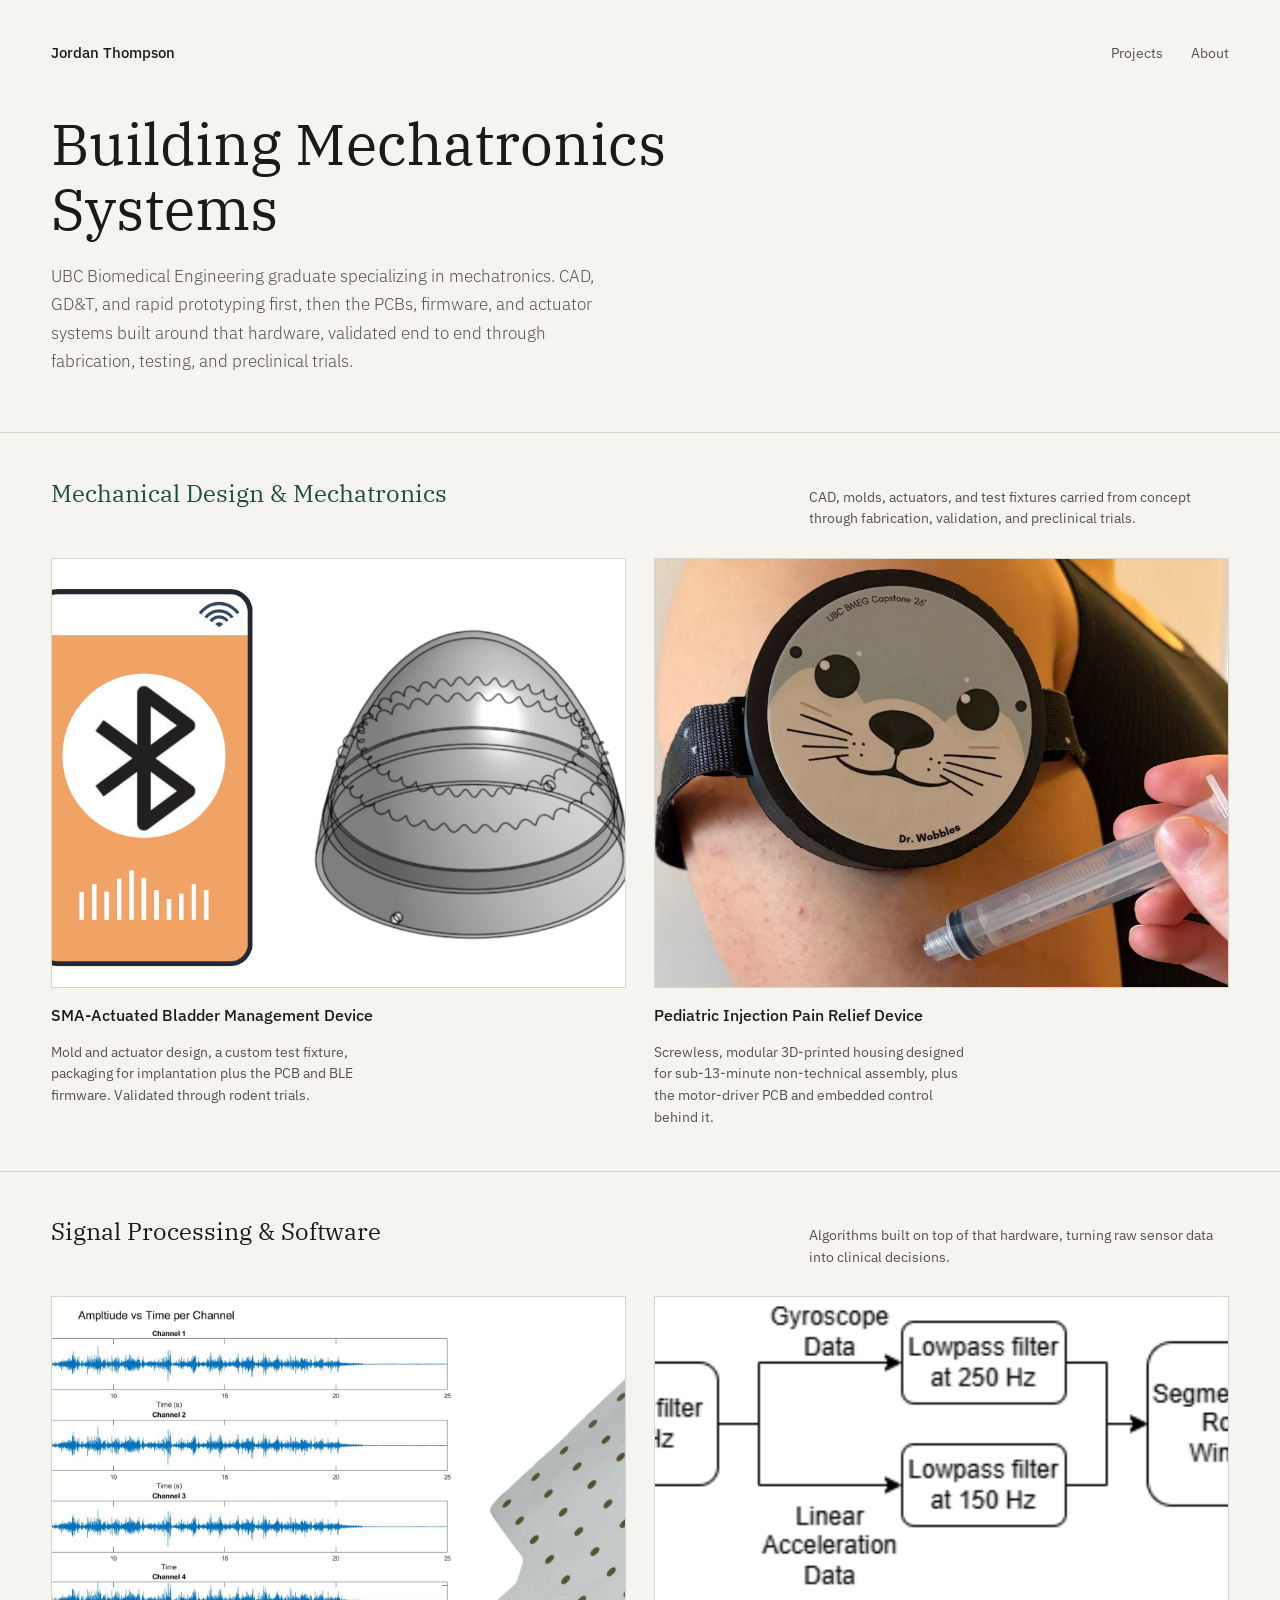
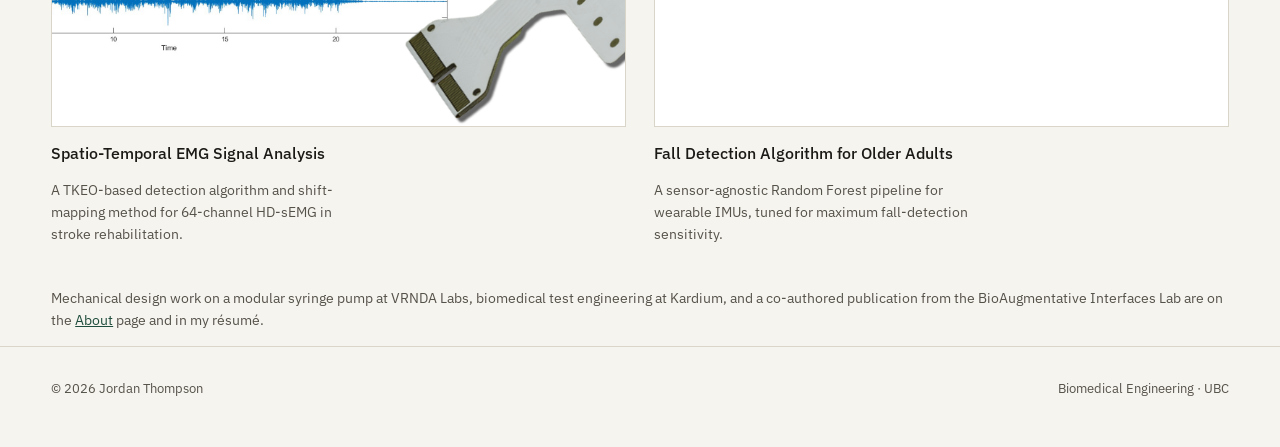
<file: index.html>
<!DOCTYPE html>
<html lang="en">
<head>
<meta charset="UTF-8">
<meta name="viewport" content="width=device-width, initial-scale=1.0">
<title>Jordan Thompson — Mechatronics Engineer</title>
<meta name="description" content="Jordan Thompson: mechanical design and mechatronics engineer. CAD, actuator hardware, and firmware for medical devices.">
<link rel="stylesheet" href="base.css">
<style>
  .intro {
    max-width: 1280px;
    margin: 0 auto;
    padding: 1.5rem 4vw 3.5rem;
  }
  .intro h1 {
    font-family: 'IBM Plex Serif', serif;
    font-weight: 400;
    font-size: clamp(2.2rem, 5vw, 3.6rem);
    line-height: 1.12;
    max-width: 780px;
    margin-bottom: 1.3rem;
  }
  .intro p {
    font-size: 1.05rem;
    color: var(--ink-soft);
    max-width: 560px;
    line-height: 1.7;
    font-weight: 300;
  }

  .category {
    max-width: 1280px;
    margin: 0 auto;
    padding: 2.6rem 4vw;
    border-top: 1px solid var(--line);
  }
  .category-heading {
    display: flex;
    align-items: baseline;
    justify-content: space-between;
    gap: 1.5rem;
    margin-bottom: 1.8rem;
    flex-wrap: wrap;
  }
  .category-heading h2 {
    font-family: 'IBM Plex Serif', serif;
    font-weight: 400;
    font-size: 1.5rem;
  }
  .category-heading p {
    font-size: 0.9rem;
    color: var(--ink-soft);
    max-width: 420px;
  }

  .tile-grid {
    display: grid;
    grid-template-columns: repeat(auto-fit, minmax(260px, 1fr));
    gap: 2.2rem 1.8rem;
  }
  .tile {
    text-decoration: none;
    color: inherit;
    display: flex;
    flex-direction: column;
    gap: 0.9rem;
  }
  .tile-img {
    aspect-ratio: 4/3;
    background: var(--white);
    border: 1px solid var(--line);
    overflow: hidden;
    display: flex;
    align-items: center;
    justify-content: center;
  }
  .tile-img img {
    width: 100%;
    height: 100%;
    object-fit: cover;
    transition: transform 0.35s ease;
  }
  .tile:hover .tile-img img { transform: scale(1.035); }
  .tile-title {
    font-size: 1.02rem;
    font-weight: 500;
  }
  .tile-desc {
    font-size: 0.88rem;
    color: var(--ink-soft);
    line-height: 1.55;
    max-width: 40ch;
  }

  .category.mecha .category-heading h2 { color: var(--pcb); }

  .home-footer-note {
    max-width: 1280px;
    margin: 0 auto;
    padding: 0 4vw 1rem;
    font-size: 0.9rem;
    color: var(--ink-soft);
  }

  @media(max-width:600px){
    .tile-grid { grid-template-columns: 1fr 1fr; }
  }
</style>
</head>
<body>

<nav>
  <a href="index.html" class="nav-logo">Jordan Thompson</a>
  <ul class="nav-links">
    <li><a href="index.html">Projects</a></li>
    <li><a href="about.html">About</a></li>
  </ul>
</nav>

<div class="intro">
  <h1>Building Mechatronics Systems</h1>
  <p>UBC Biomedical Engineering graduate specializing in mechatronics. CAD, GD&amp;T, and rapid prototyping first, then the PCBs, firmware, and actuator systems built around that hardware, validated end to end through fabrication, testing, and preclinical trials.</p>
</div>

<!-- MECHANICAL DESIGN & MECHATRONICS -->
<div class="category mecha">
  <div class="category-heading">
    <h2>Mechanical Design &amp; Mechatronics</h2>
    <p>CAD, molds, actuators, and test fixtures carried from concept through fabrication, validation, and preclinical trials.</p>
  </div>
  <div class="tile-grid">

    <a href="project-bladder.html" class="tile">
      <div class="tile-img"><img src="bladderCoverPhoto.png" alt="SMA-actuated bladder management device"></div>
      <div class="tile-title">SMA-Actuated Bladder Management Device</div>
      <div class="tile-desc">Mold and actuator design, a custom test fixture, packaging for implantation plus the PCB and BLE firmware. Validated through rodent trials.</div>
    </a>

    <a href="project-pain-device.html" class="tile">
      <div class="tile-img"><img src="Picture1.png" alt="Pediatric injection pain relief device"></div>
      <div class="tile-title">Pediatric Injection Pain Relief Device</div>
      <div class="tile-desc">Screwless, modular 3D-printed housing designed for sub-13-minute non-technical assembly, plus the motor-driver PCB and embedded control behind it.</div>
    </a>

  </div>
</div>

<!-- SIGNAL PROCESSING & SOFTWARE -->
<div class="category">
  <div class="category-heading">
    <h2>Signal Processing &amp; Software</h2>
    <p>Algorithms built on top of that hardware, turning raw sensor data into clinical decisions.</p>
  </div>
  <div class="tile-grid">

    <a href="project-emg.html" class="tile">
      <div class="tile-img"><img src="sEMG_photo.png" alt="High-density surface EMG analysis"></div>
      <div class="tile-title">Spatio-Temporal EMG Signal Analysis</div>
      <div class="tile-desc">A TKEO-based detection algorithm and shift-mapping method for 64-channel HD-sEMG in stroke rehabilitation.</div>
    </a>

    <a href="project-fall-detection.html" class="tile">
      <div class="tile-img"><img src="processPipeline.png" alt="Fall detection ML pipeline"></div>
      <div class="tile-title">Fall Detection Algorithm for Older Adults</div>
      <div class="tile-desc">A sensor-agnostic Random Forest pipeline for wearable IMUs, tuned for maximum fall-detection sensitivity.</div>
    </a>

  </div>
</div>

<p class="home-footer-note">Mechanical design work on a modular syringe pump at VRNDA Labs, biomedical test engineering at Kardium, and a co-authored publication from the BioAugmentative Interfaces Lab are on the <a href="about.html" style="color:var(--pcb);">About</a> page and in my résumé.</p>

<footer>
  <p>© 2026 Jordan Thompson</p>
  <p>Biomedical Engineering · UBC</p>
</footer>

</body>
</html>
</file>
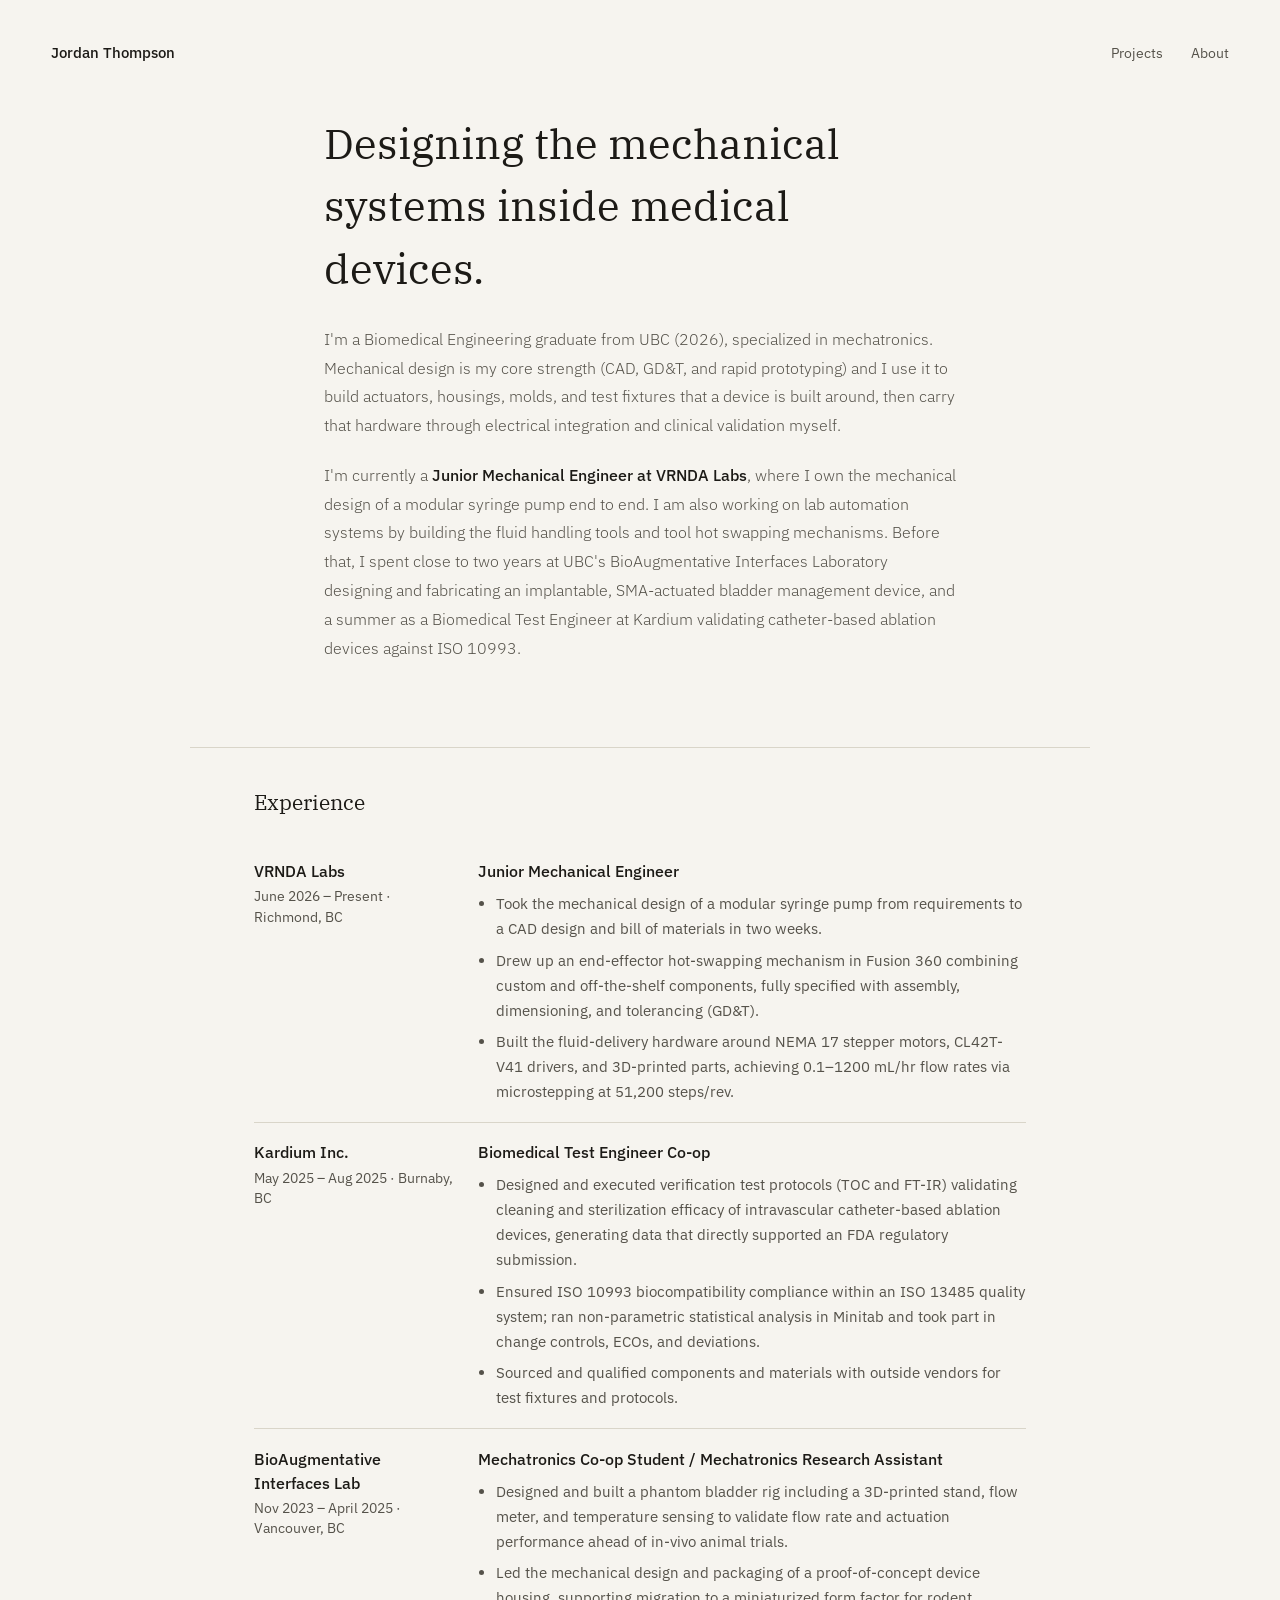
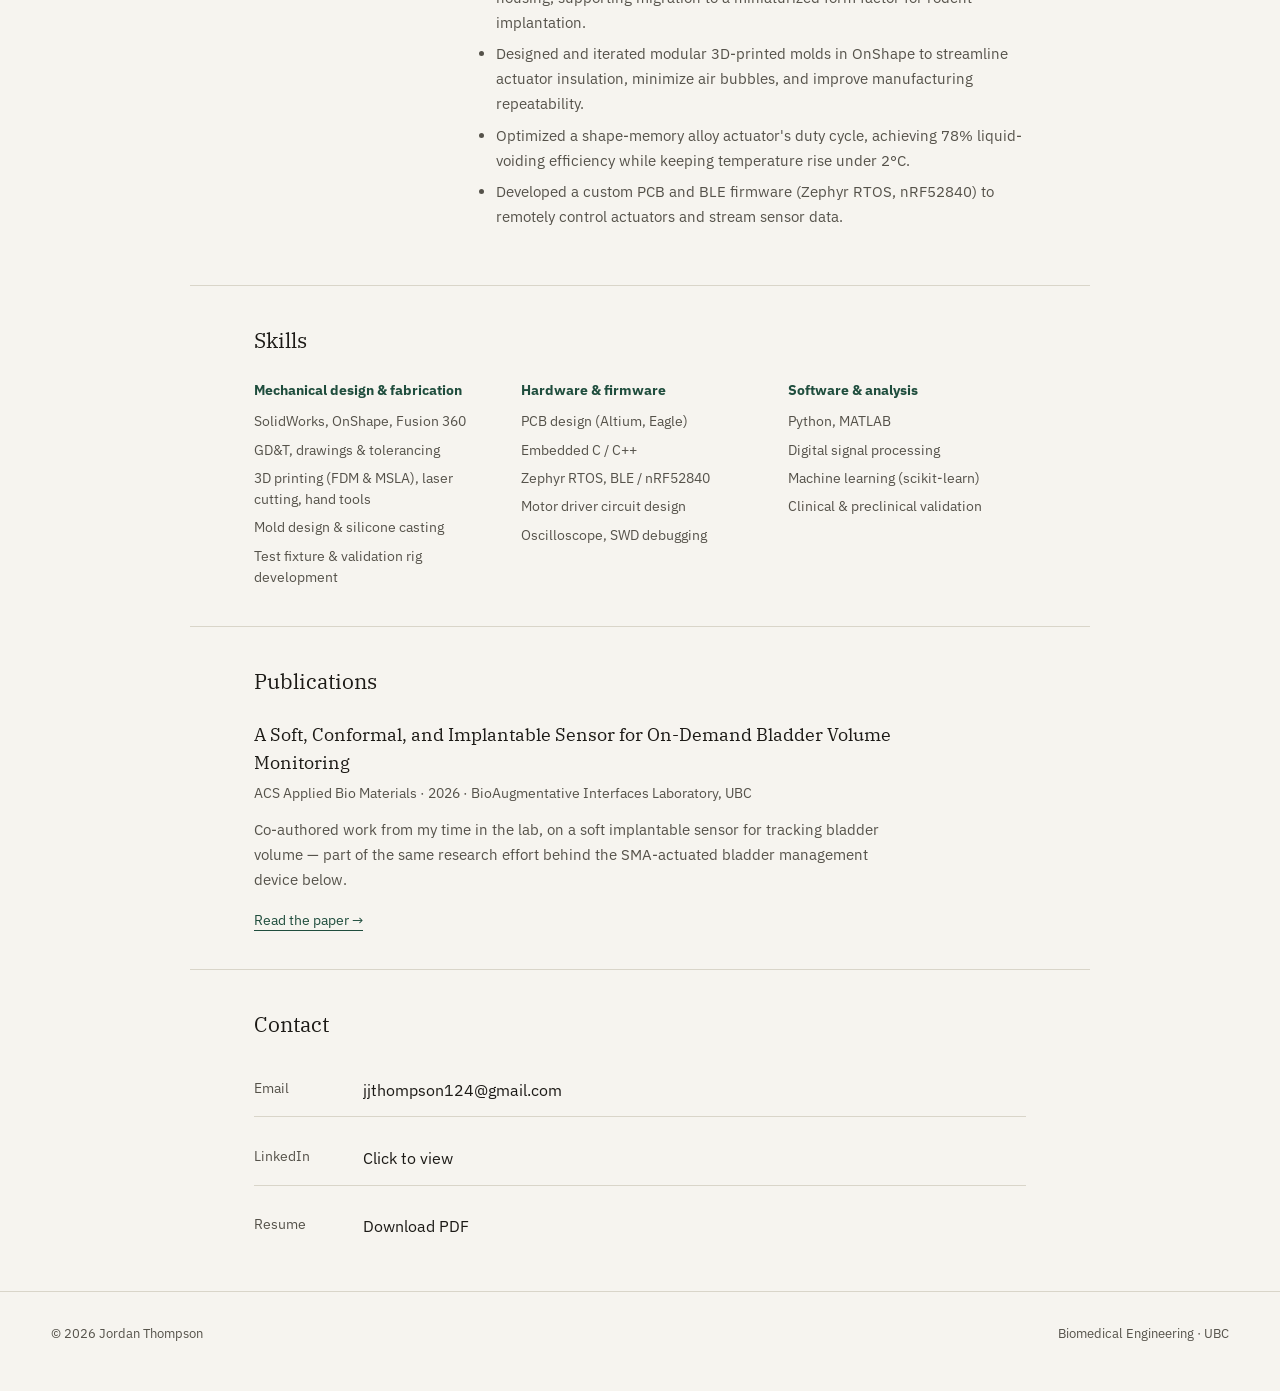
<file: about.html>
<!DOCTYPE html>
<html lang="en">
<head>
<meta charset="UTF-8">
<meta name="viewport" content="width=device-width, initial-scale=1.0">
<title>About — Jordan Thompson</title>
<link rel="stylesheet" href="base.css">
<style>
  .about-wrap {
    max-width: 760px;
    margin: 0 auto;
    padding: 1.5rem 5vw 4rem;
  }
  .about-wrap h1 {
    font-family: 'IBM Plex Serif', serif;
    font-weight: 400;
    font-size: clamp(1.9rem, 4vw, 2.6rem);
    margin-bottom: 1.6rem;
  }
  .about-wrap p {
    font-size: 1rem;
    font-weight: 300;
    line-height: 1.8;
    color: var(--ink-soft);
    margin-bottom: 1.3rem;
  }
  .about-wrap strong { color: var(--ink); font-weight: 500; }

  .block {
    max-width: 900px;
    margin: 0 auto;
    padding: 2.4rem 5vw;
    border-top: 1px solid var(--line);
  }
  .block h2 {
    font-family: 'IBM Plex Serif', serif;
    font-weight: 400;
    font-size: 1.3rem;
    margin-bottom: 1.5rem;
  }

  .role {
    display: grid;
    grid-template-columns: 200px 1fr;
    gap: 1.5rem;
    padding: 1.1rem 0;
    border-bottom: 1px solid var(--line);
  }
  .role:last-child { border-bottom: none; }
  .role-meta { display: flex; flex-direction: column; gap: 0.2rem; }
  .role-org { font-weight: 500; }
  .role-when { font-size: 0.85rem; color: var(--ink-soft); }
  .role-title { font-weight: 500; margin-bottom: 0.5rem; }
  .role-desc { font-size: 0.92rem; color: var(--ink-soft); line-height: 1.7; }
  .role-desc ul { padding-left: 1.1rem; display: flex; flex-direction: column; gap: 0.4rem; }

  .skills-cols {
    display: grid;
    grid-template-columns: repeat(3, 1fr);
    gap: 1.8rem;
  }
  .skills-cols h3 { font-size: 0.85rem; color: var(--pcb); margin-bottom: 0.7rem; }
  .skills-cols ul { list-style: none; display: flex; flex-direction: column; gap: 0.45rem; }
  .skills-cols li { font-size: 0.88rem; color: var(--ink-soft); }

  .contact-list { display: flex; flex-direction: column; gap: 0.9rem; }
  .contact-row {
    display: flex;
    gap: 1.2rem;
    text-decoration: none;
    padding: 0.9rem 0;
    border-bottom: 1px solid var(--line);
  }
  .contact-row:last-child { border-bottom: none; }
  .contact-label { width: 90px; color: var(--ink-soft); font-size: 0.85rem; }
  .contact-value { color: var(--ink); }
  .contact-row:hover .contact-value { color: var(--pcb); }

  .pub-item { max-width: 640px; }
  .pub-title {
    font-family: 'IBM Plex Serif', serif;
    font-size: 1.15rem;
    margin-bottom: 0.4rem;
  }
  .pub-meta { font-size: 0.85rem; color: var(--ink-soft); margin-bottom: 0.9rem; }
  .pub-desc { font-size: 0.92rem; color: var(--ink-soft); line-height: 1.7; margin-bottom: 0.9rem; }
  .pub-link { font-size: 0.9rem; color: var(--pcb); text-decoration: none; border-bottom: 1px solid var(--pcb); padding-bottom: 1px; }
  .pub-link:hover { opacity: 0.75; }


  @media(max-width:700px){
    .role { grid-template-columns: 1fr; gap: 0.3rem; }
    .skills-cols { grid-template-columns: 1fr 1fr; }
  }
</style>
</head>
<body>

<nav>
  <a href="index.html" class="nav-logo">Jordan Thompson</a>
  <ul class="nav-links">
    <li><a href="index.html">Projects</a></li>
    <li><a href="about.html">About</a></li>
  </ul>
</nav>

<div class="about-wrap">
  <h1>Designing the mechanical systems inside medical devices.</h1>
  <p>I'm a Biomedical Engineering graduate from UBC (2026), specialized in mechatronics. Mechanical design is my core strength  (CAD, GD&amp;T, and rapid prototyping) and I use it to build actuators, housings, molds, and test fixtures that a device is built around, then carry that hardware through electrical integration and clinical validation myself.</p>
  <p>I'm currently a <strong>Junior Mechanical Engineer at VRNDA Labs</strong>, where I own the mechanical design of a modular syringe pump end to end. I am also working on lab automation systems by building the fluid handling tools and tool hot swapping mechanisms. Before that, I spent close to two years at UBC's BioAugmentative Interfaces Laboratory designing and fabricating an implantable, SMA-actuated bladder management device, and a summer as a Biomedical Test Engineer at Kardium validating catheter-based ablation devices against ISO 10993.</p>
</div>

<div class="block">
  <h2>Experience</h2>

  <div class="role">
    <div class="role-meta">
      <span class="role-org">VRNDA Labs</span>
      <span class="role-when">June 2026 – Present · Richmond, BC</span>
    </div>
    <div>
      <div class="role-title">Junior Mechanical Engineer</div>
      <div class="role-desc">
        <ul>
          <li>Took the mechanical design of a modular syringe pump from requirements to a CAD design and bill of materials in two weeks.</li>
          <li>Drew up an end-effector hot-swapping mechanism in Fusion 360 combining custom and off-the-shelf components, fully specified with assembly, dimensioning, and tolerancing (GD&amp;T).</li>
          <li>Built the fluid-delivery hardware around NEMA 17 stepper motors, CL42T-V41 drivers, and 3D-printed parts, achieving 0.1–1200 mL/hr flow rates via microstepping at 51,200 steps/rev.</li>
        </ul>
      </div>
    </div>
  </div>

  <div class="role">
    <div class="role-meta">
      <span class="role-org">Kardium Inc.</span>
      <span class="role-when">May 2025 – Aug 2025 · Burnaby, BC</span>
    </div>
    <div>
      <div class="role-title">Biomedical Test Engineer Co-op</div>
      <div class="role-desc">
        <ul>
          <li>Designed and executed verification test protocols (TOC and FT-IR) validating cleaning and sterilization efficacy of intravascular catheter-based ablation devices, generating data that directly supported an FDA regulatory submission.</li>
          <li>Ensured ISO 10993 biocompatibility compliance within an ISO 13485 quality system; ran non-parametric statistical analysis in Minitab and took part in change controls, ECOs, and deviations.</li>
          <li>Sourced and qualified components and materials with outside vendors for test fixtures and protocols.</li>
        </ul>
      </div>
    </div>
  </div>

  <div class="role">
    <div class="role-meta">
      <span class="role-org">BioAugmentative Interfaces Lab</span>
      <span class="role-when">Nov 2023 – April 2025 · Vancouver, BC</span>
    </div>
    <div>
      <div class="role-title">Mechatronics Co-op Student / Mechatronics Research Assistant</div>
      <div class="role-desc">
        <ul>
          <li>Designed and built a phantom bladder rig including a 3D-printed stand, flow meter, and temperature sensing to validate flow rate and actuation performance ahead of in-vivo animal trials.</li>
          <li>Led the mechanical design and packaging of a proof-of-concept device housing, supporting migration to a miniaturized form factor for rodent implantation.</li>
          <li>Designed and iterated modular 3D-printed molds in OnShape to streamline actuator insulation, minimize air bubbles, and improve manufacturing repeatability.</li>
          <li>Optimized a shape-memory alloy actuator's duty cycle, achieving 78% liquid-voiding efficiency while keeping temperature rise under 2°C.</li>
          <li>Developed a custom PCB and BLE firmware (Zephyr RTOS, nRF52840) to remotely control actuators and stream sensor data.</li>
        </ul>
      </div>
    </div>
  </div>
</div>

<div class="block">
  <h2>Skills</h2>
  <div class="skills-cols">
    <div>
      <h3>Mechanical design &amp; fabrication</h3>
      <ul>
        <li>SolidWorks, OnShape, Fusion 360</li>
        <li>GD&amp;T, drawings &amp; tolerancing</li>
        <li>3D printing (FDM &amp; MSLA), laser cutting, hand tools</li>
        <li>Mold design &amp; silicone casting</li>
        <li>Test fixture &amp; validation rig development</li>
      </ul>
    </div>
    <div>
      <h3>Hardware &amp; firmware</h3>
      <ul>
        <li>PCB design (Altium, Eagle)</li>
        <li>Embedded C / C++</li>
        <li>Zephyr RTOS, BLE / nRF52840</li>
        <li>Motor driver circuit design</li>
        <li>Oscilloscope, SWD debugging</li>
      </ul>
    </div>
    <div>
      <h3>Software &amp; analysis</h3>
      <ul>
        <li>Python, MATLAB</li>
        <li>Digital signal processing</li>
        <li>Machine learning (scikit-learn)</li>
        <li>Clinical &amp; preclinical validation</li>
      </ul>
    </div>
  </div>
</div>

<div class="block">
  <h2>Publications</h2>
  <div class="pub-item">
    <div class="pub-title">A Soft, Conformal, and Implantable Sensor for On-Demand Bladder Volume Monitoring</div>
    <div class="pub-meta">ACS Applied Bio Materials · 2026 · BioAugmentative Interfaces Laboratory, UBC</div>
    <p class="pub-desc">Co-authored work from my time in the lab, on a soft implantable sensor for tracking bladder volume — part of the same research effort behind the SMA-actuated bladder management device below.</p>
    <a href="https://pubs.acs.org/aabmcb/article/doi/10.1021/acsabm.6c01267/5427292/A-Soft-Conformal-and-Implantable-Sensor-for-On" class="pub-link" target="_blank">Read the paper →</a>
  </div>
</div>

<div class="block">
  <h2>Contact</h2>
  <div class="contact-list">
    <a href="mailto:jjthompson124@gmail.com" class="contact-row">
      <span class="contact-label">Email</span>
      <span class="contact-value">jjthompson124@gmail.com</span>
    </a>
    <a href="https://www.linkedin.com/in/jordanthompson978/" class="contact-row" target="_blank">
      <span class="contact-label">LinkedIn</span>
      <span class="contact-value">Click to view</span>
    </a>
    <a href="Jordan_Thompson_Resume_PDF.pdf" class="contact-row" target="_blank">
      <span class="contact-label">Resume</span>
      <span class="contact-value">Download PDF</span>
    </a>
  </div>
</div>

<footer>
  <p>© 2026 Jordan Thompson</p>
  <p>Biomedical Engineering · UBC</p>
</footer>

</body>
</html>
</file>
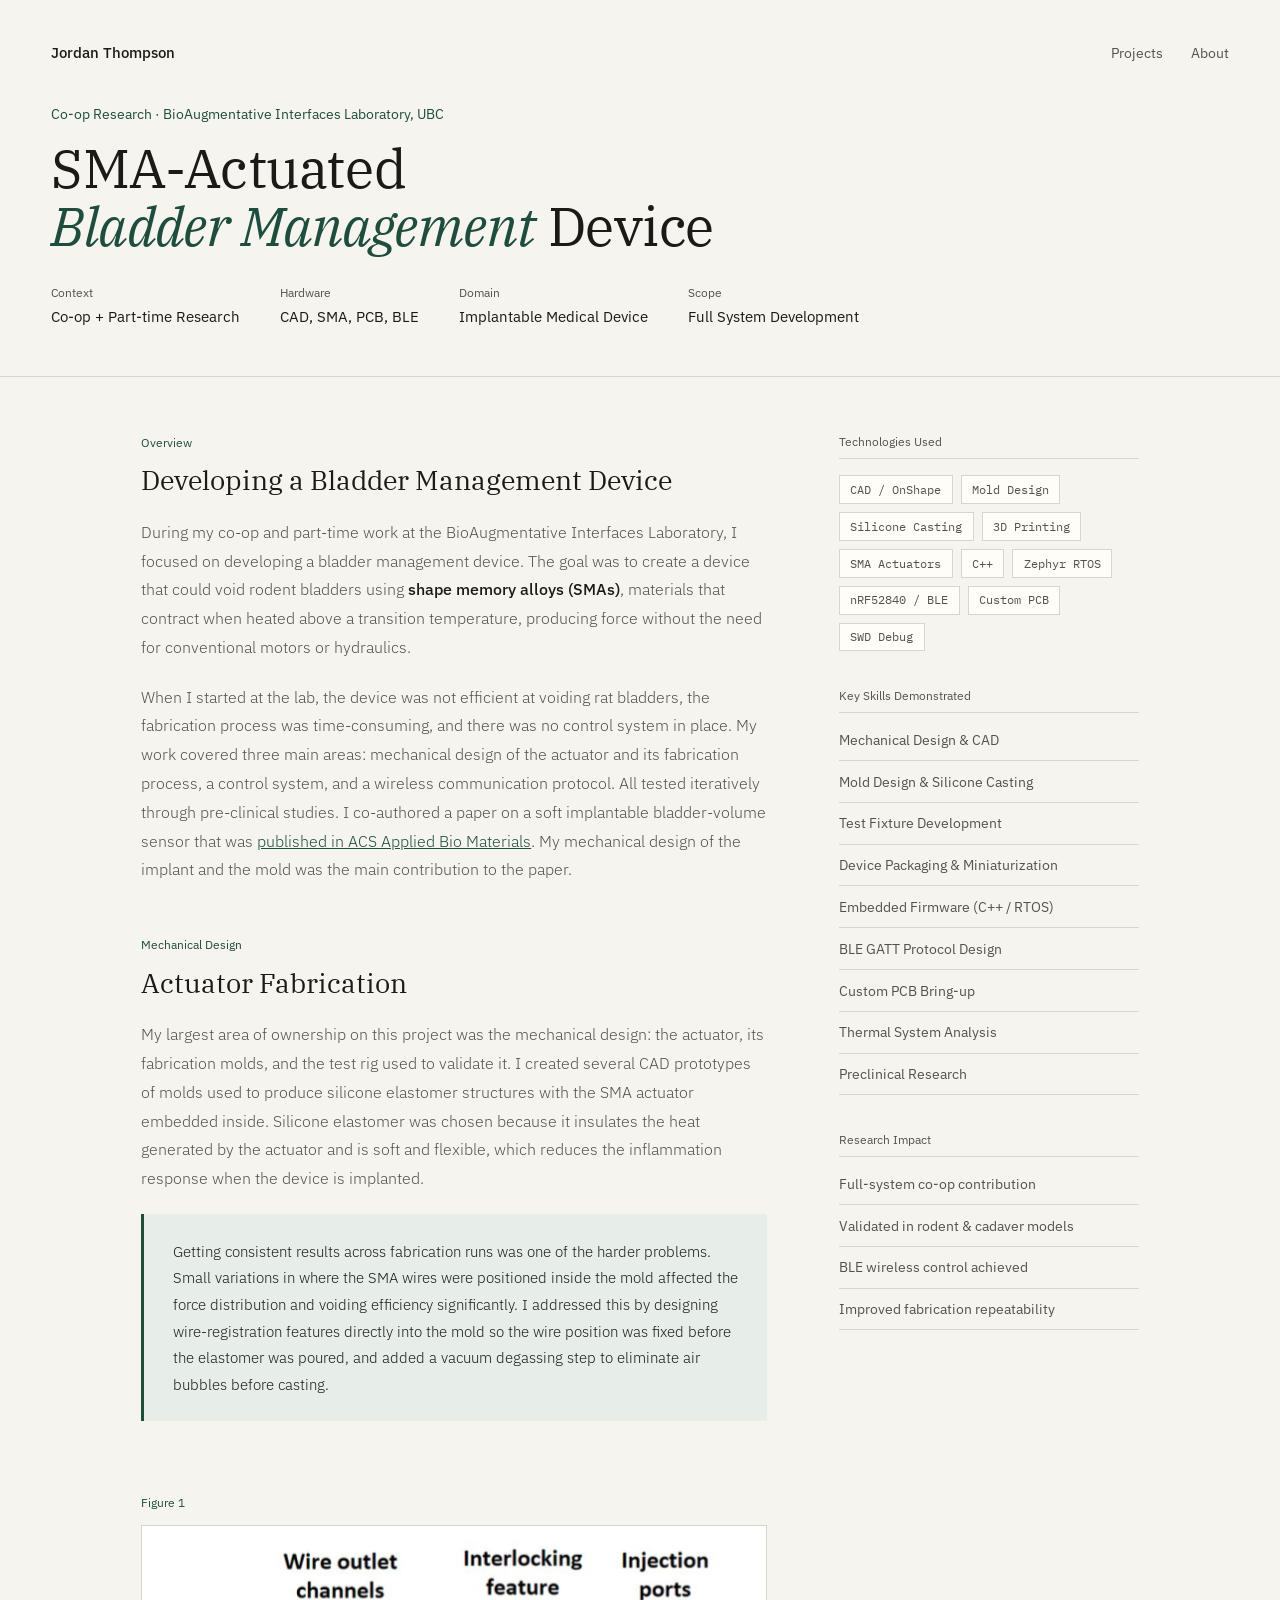
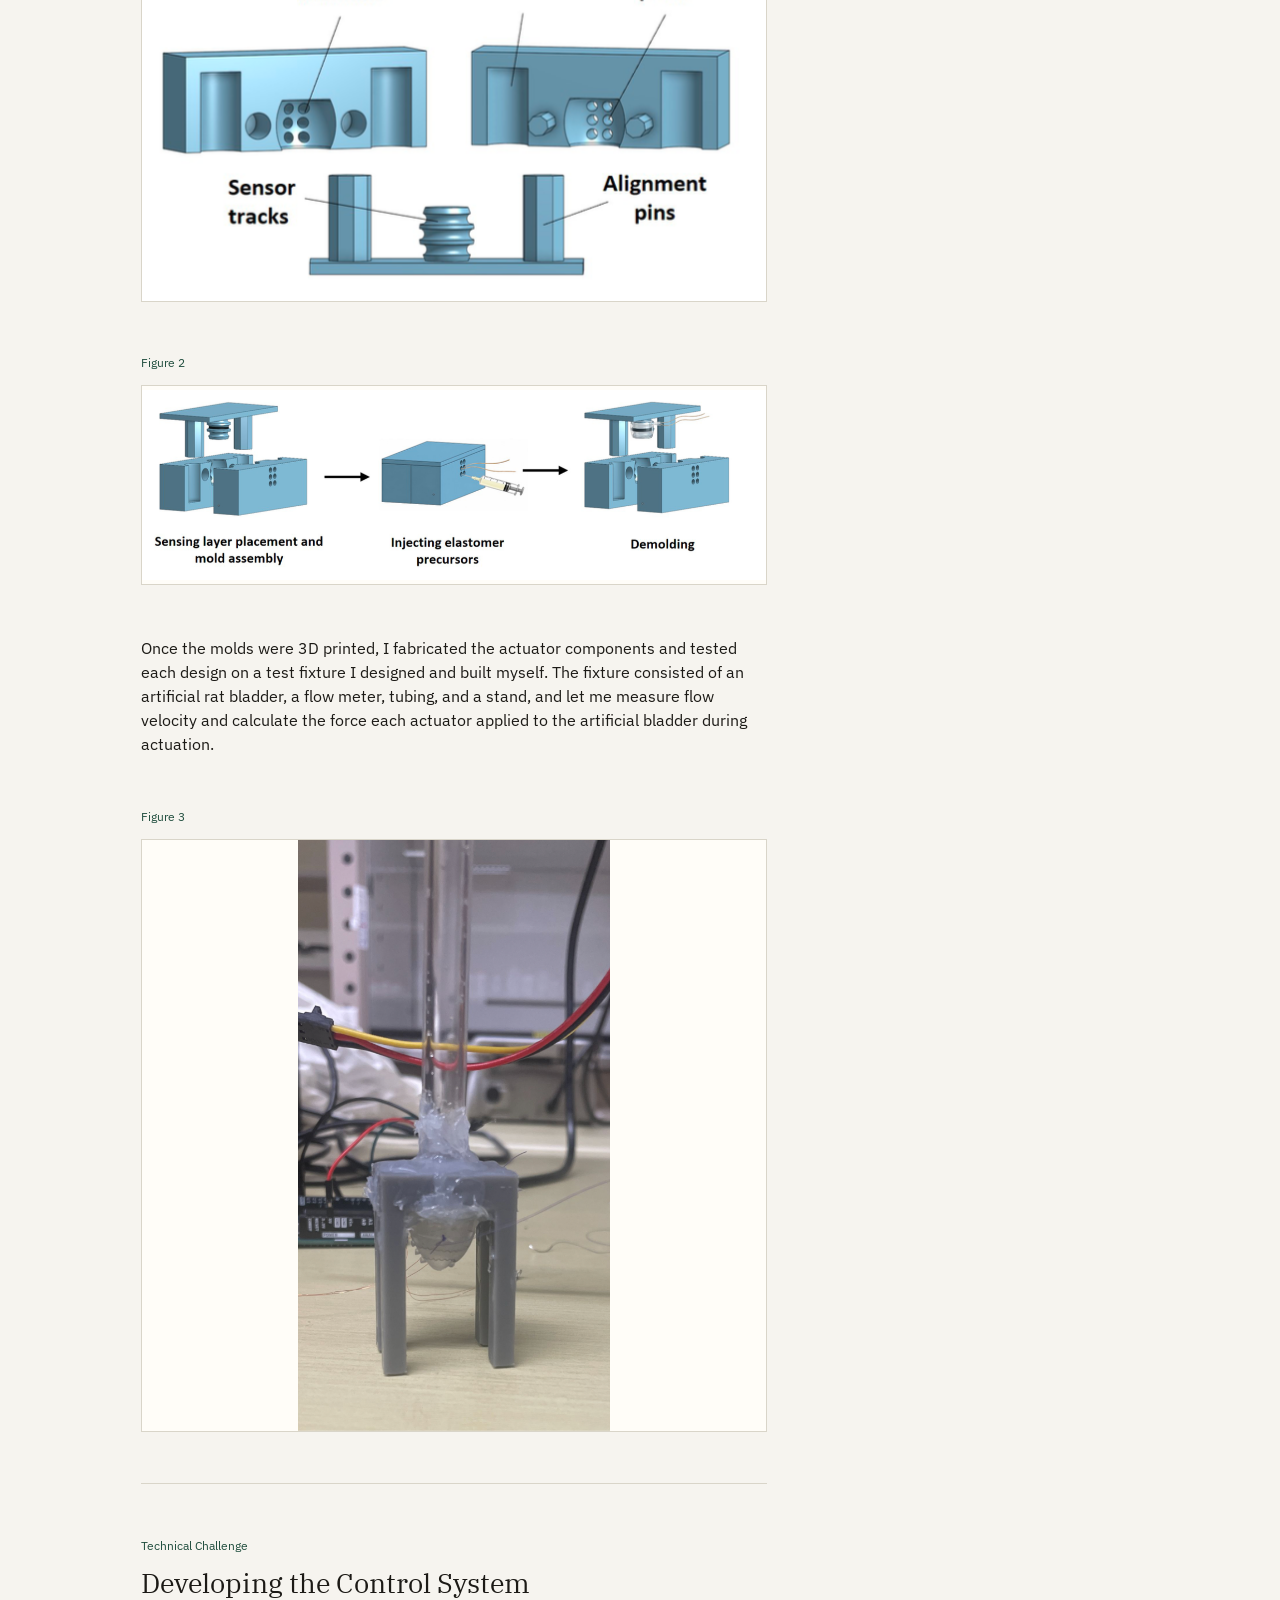
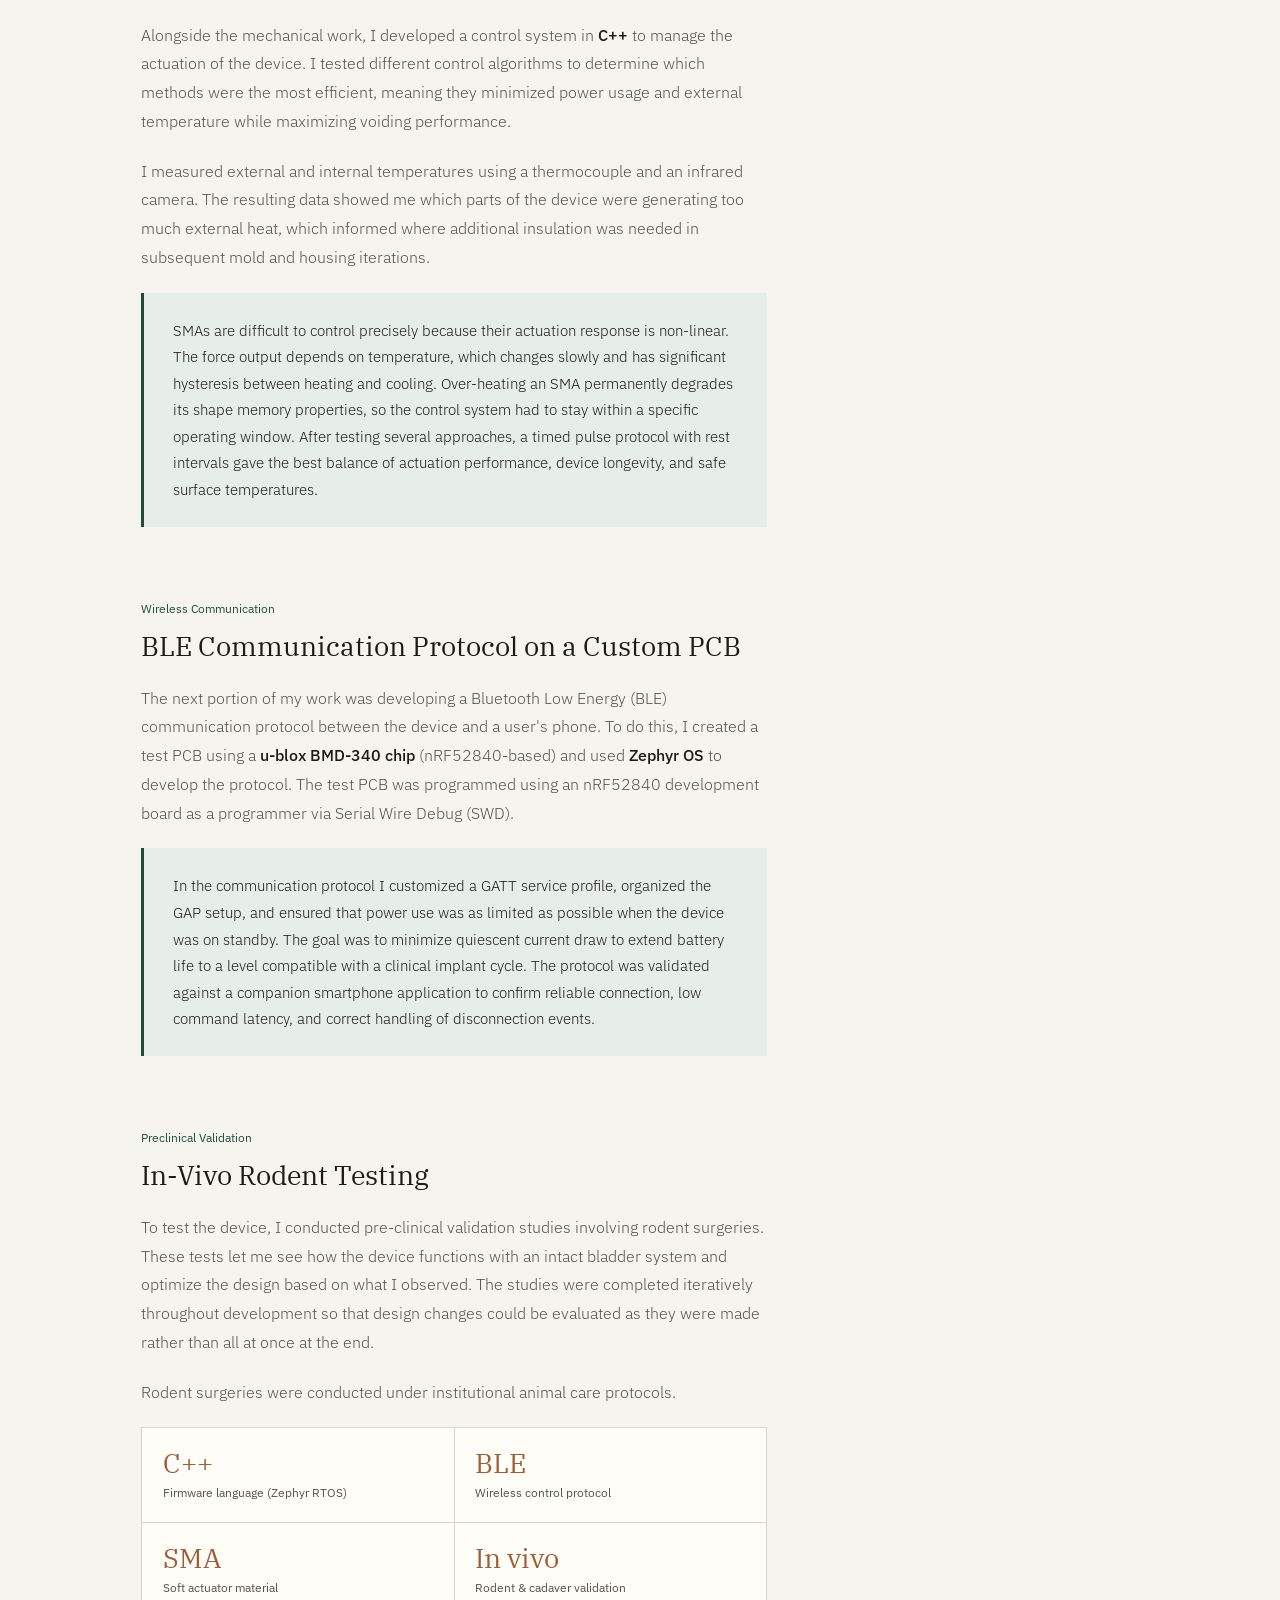
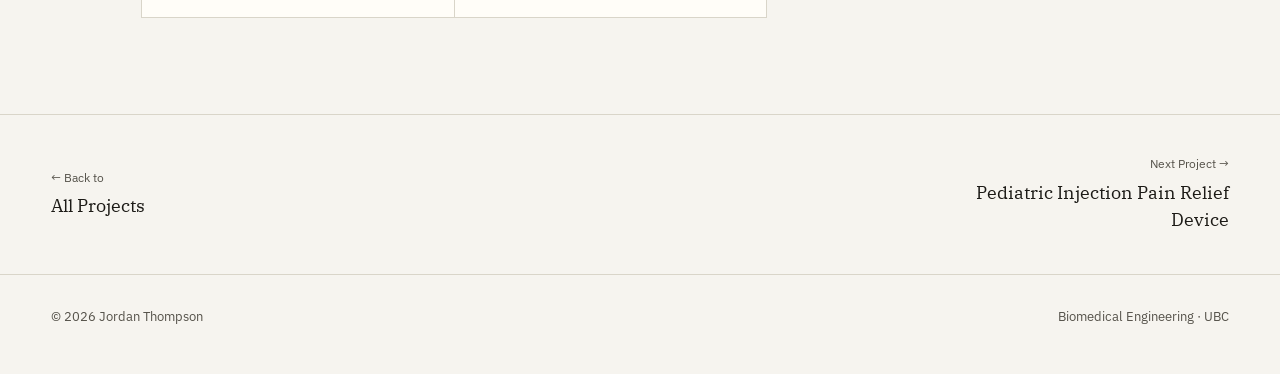
<file: project-bladder.html>
<!DOCTYPE html>
<html lang="en">
<head>
<meta charset="UTF-8">
<meta name="viewport" content="width=device-width, initial-scale=1.0">
<title>Bladder Management Device — Jordan Thompson</title>
<link rel="stylesheet" href="base.css">
</head>
<body>


<nav>
  <a href="index.html" class="nav-logo">Jordan Thompson</a>
  <ul class="nav-links">
    <li><a href="index.html">Projects</a></li>
    <li><a href="about.html">About</a></li>
  </ul>
</nav>

<!-- HERO -->
<div class="project-hero">
  <div class="project-hero-content">
    <p class="project-hero-tag">Co-op Research · BioAugmentative Interfaces Laboratory, UBC</p>
    <h1 class="project-hero-title">SMA-Actuated<br><em>Bladder Management</em> Device</h1>
    <div class="project-hero-meta">
      <div class="meta-item">
        <span class="meta-label">Context</span>
        <span class="meta-value">Co-op + Part-time Research</span>
      </div>
      <div class="meta-item">
        <span class="meta-label">Hardware</span>
        <span class="meta-value">CAD, SMA, PCB, BLE</span>
      </div>
      <div class="meta-item">
        <span class="meta-label">Domain</span>
        <span class="meta-value">Implantable Medical Device</span>
      </div>
      <div class="meta-item">
        <span class="meta-label">Scope</span>
        <span class="meta-value">Full System Development</span>
      </div>
    </div>
  </div>
</div>

<!-- BODY -->
<div class="project-body">
  <div class="content-grid">

    <!-- MAIN -->
    <div class="main-content">

      <div class="content-section fade-in">
        <div class="section-label">Overview</div>
        <h2 class="section-heading">Developing a Bladder Management Device</h2>
        <div class="prose">
          <p>During my co-op and part-time work at the BioAugmentative Interfaces Laboratory, I focused on developing a bladder management device. The goal was to create a device that could void rodent bladders using <strong>shape memory alloys (SMAs)</strong>, materials that contract when heated above a transition temperature, producing force without the need for conventional motors or hydraulics.</p>
          <p>When I started at the lab, the device was not efficient at voiding rat bladders, the fabrication process was time-consuming, and there was no control system in place. My work covered three main areas: mechanical design of the actuator and its fabrication process, a control system, and a wireless communication protocol. All tested iteratively through pre-clinical studies. I co-authored a paper on a soft implantable bladder-volume sensor that was <a href="about.html" style="color:var(--pcb);">published in ACS Applied Bio Materials</a>. My mechanical design of the implant and the mold was the main contribution to the paper.</p>
        </div>
      </div>

      <div class="content-section fade-in">
        <div class="section-label">Mechanical Design</div>
        <h2 class="section-heading">Actuator Fabrication</h2>
        <div class="prose">
          <p>My largest area of ownership on this project was the mechanical design: the actuator, its fabrication molds, and the test rig used to validate it. I created several CAD prototypes of molds used to produce silicone elastomer structures with the SMA actuator embedded inside. Silicone elastomer was chosen because it insulates the heat generated by the actuator and is soft and flexible, which reduces the inflammation response when the device is implanted.</p>
        </div>
        <div class="challenge-block">
          <p>Getting consistent results across fabrication runs was one of the harder problems. Small variations in where the SMA wires were positioned inside the mold affected the force distribution and voiding efficiency significantly. I addressed this by designing wire-registration features directly into the mold so the wire position was fixed before the elastomer was poured, and added a vacuum degassing step to eliminate air bubbles before casting.</p>
        </div>
      </div>

           <!-- Image placeholder -->
      <div class="fade-in">
        <div class="section-label">Figure 1</div>
        <div class="project-image-block">
          <img src="moldPhoto2.png" alt="Actuator Fabrication Mold">
        </div>
      </div>


      <!-- Image placeholder -->
      <div class="fade-in">
        <div class="section-label">Figure 2</div>
        <div class="project-image-block">
          <img src="moldPhoto.png" alt="Actuator Fabrication Steps">
        </div>
      </div>

      <p>Once the molds were 3D printed, I fabricated the actuator components and tested each design on a test fixture I designed and built myself. The fixture consisted of an artificial rat bladder, a flow meter, tubing, and a stand, and let me measure flow velocity and calculate the force each actuator applied to the artificial bladder during actuation.</p>


      <!-- Image placeholder -->
      <div class="fade-in">
        <div class="section-label">Figure 3</div>
        <div class="project-image-block">
          <img src="testFixture.png" style="width: 50%; max-width: 400px; height: auto;" alt="Test Fixture Setup">
        </div>
      </div>

      <div class="divider"></div>

      <div class="content-section fade-in">
        <div class="section-label">Technical Challenge</div>
        <h2 class="section-heading">Developing the Control System</h2>
        <div class="prose">
          <p>Alongside the mechanical work, I developed a control system in <strong>C++</strong> to manage the actuation of the device. I tested different control algorithms to determine which methods were the most efficient, meaning they minimized power usage and external temperature while maximizing voiding performance.</p>
          <p>I measured external and internal temperatures using a thermocouple and an infrared camera. The resulting data showed me which parts of the device were generating too much external heat, which informed where additional insulation was needed in subsequent mold and housing iterations.</p>
        </div>
        <div class="challenge-block">
          <p>SMAs are difficult to control precisely because their actuation response is non-linear. The force output depends on temperature, which changes slowly and has significant hysteresis between heating and cooling. Over-heating an SMA permanently degrades its shape memory properties, so the control system had to stay within a specific operating window. After testing several approaches, a timed pulse protocol with rest intervals gave the best balance of actuation performance, device longevity, and safe surface temperatures.</p>
        </div>
      </div>

      <div class="content-section fade-in">
        <div class="section-label">Wireless Communication</div>
        <h2 class="section-heading">BLE Communication Protocol on a Custom PCB</h2>
        <div class="prose">
          <p>The next portion of my work was developing a Bluetooth Low Energy (BLE) communication protocol between the device and a user's phone. To do this, I created a test PCB using a <strong>u-blox BMD-340 chip</strong> (nRF52840-based) and used <strong>Zephyr OS</strong> to develop the protocol. The test PCB was programmed using an nRF52840 development board as a programmer via Serial Wire Debug (SWD).</p>
        </div>
        <div class="challenge-block">
          <p>In the communication protocol I customized a GATT service profile, organized the GAP setup, and ensured that power use was as limited as possible when the device was on standby. The goal was to minimize quiescent current draw to extend battery life to a level compatible with a clinical implant cycle. The protocol was validated against a companion smartphone application to confirm reliable connection, low command latency, and correct handling of disconnection events.</p>
        </div>
      </div>

      <div class="content-section fade-in">
        <div class="section-label">Preclinical Validation</div>
        <h2 class="section-heading">In-Vivo Rodent Testing</h2>
        <div class="prose">
          <p>To test the device, I conducted pre-clinical validation studies involving rodent surgeries. These tests let me see how the device functions with an intact bladder system and optimize the design based on what I observed. The studies were completed iteratively throughout development so that design changes could be evaluated as they were made rather than all at once at the end.</p>
          <p>Rodent surgeries were conducted under institutional animal care protocols.</p>
        </div>
        <div class="result-grid">
          <div class="result-item">
            <div class="result-value">C++</div>
            <div class="result-label">Firmware language (Zephyr RTOS)</div>
          </div>
          <div class="result-item">
            <div class="result-value">BLE</div>
            <div class="result-label">Wireless control protocol</div>
          </div>
          <div class="result-item">
            <div class="result-value">SMA</div>
            <div class="result-label">Soft actuator material</div>
          </div>
          <div class="result-item">
            <div class="result-value">In vivo</div>
            <div class="result-label">Rodent & cadaver validation</div>
          </div>
        </div>
      </div>

    </div>

    <!-- SIDEBAR -->
    <div class="sidebar">
      <div class="sidebar-card fade-in">
        <div class="sidebar-card-title">Technologies Used</div>
        <div class="tag-list">
          <span class="tag">CAD / OnShape</span>
          <span class="tag">Mold Design</span>
          <span class="tag">Silicone Casting</span>
          <span class="tag">3D Printing</span>
          <span class="tag">SMA Actuators</span>
          <span class="tag">C++</span>
          <span class="tag">Zephyr RTOS</span>
          <span class="tag">nRF52840 / BLE</span>
          <span class="tag">Custom PCB</span>
          <span class="tag">SWD Debug</span>
        </div>
      </div>

      <div class="sidebar-card fade-in">
        <div class="sidebar-card-title">Key Skills Demonstrated</div>
        <ul class="skill-list-sidebar">
          <li>Mechanical Design &amp; CAD</li>
          <li>Mold Design &amp; Silicone Casting</li>
          <li>Test Fixture Development</li>
          <li>Device Packaging &amp; Miniaturization</li>
          <li>Embedded Firmware (C++ / RTOS)</li>
          <li>BLE GATT Protocol Design</li>
          <li>Custom PCB Bring-up</li>
          <li>Thermal System Analysis</li>
          <li>Preclinical Research</li>
        </ul>
      </div>

      <div class="sidebar-card fade-in">
        <div class="sidebar-card-title">Research Impact</div>
        <ul class="skill-list-sidebar">
          <li>Full-system co-op contribution</li>
          <li>Validated in rodent & cadaver models</li>
          <li>BLE wireless control achieved</li>
          <li>Improved fabrication repeatability</li>
        </ul>
      </div>
    </div>

  </div>
</div>

<!-- PROJECT NAV -->
<div class="project-nav-footer">
  <a href="index.html" class="proj-nav-link prev">
    <span class="proj-nav-label">← Back to</span>
    <span class="proj-nav-title">All Projects</span>
  </a>
  <a href="project-pain-device.html" class="proj-nav-link next">
    <span class="proj-nav-label">Next Project →</span>
    <span class="proj-nav-title">Pediatric Injection Pain Relief Device</span>
  </a>
</div>

<footer>
  <p>© 2026 Jordan Thompson</p>
  <p>Biomedical Engineering · UBC</p>
</footer>

</body>
</html>
</file>
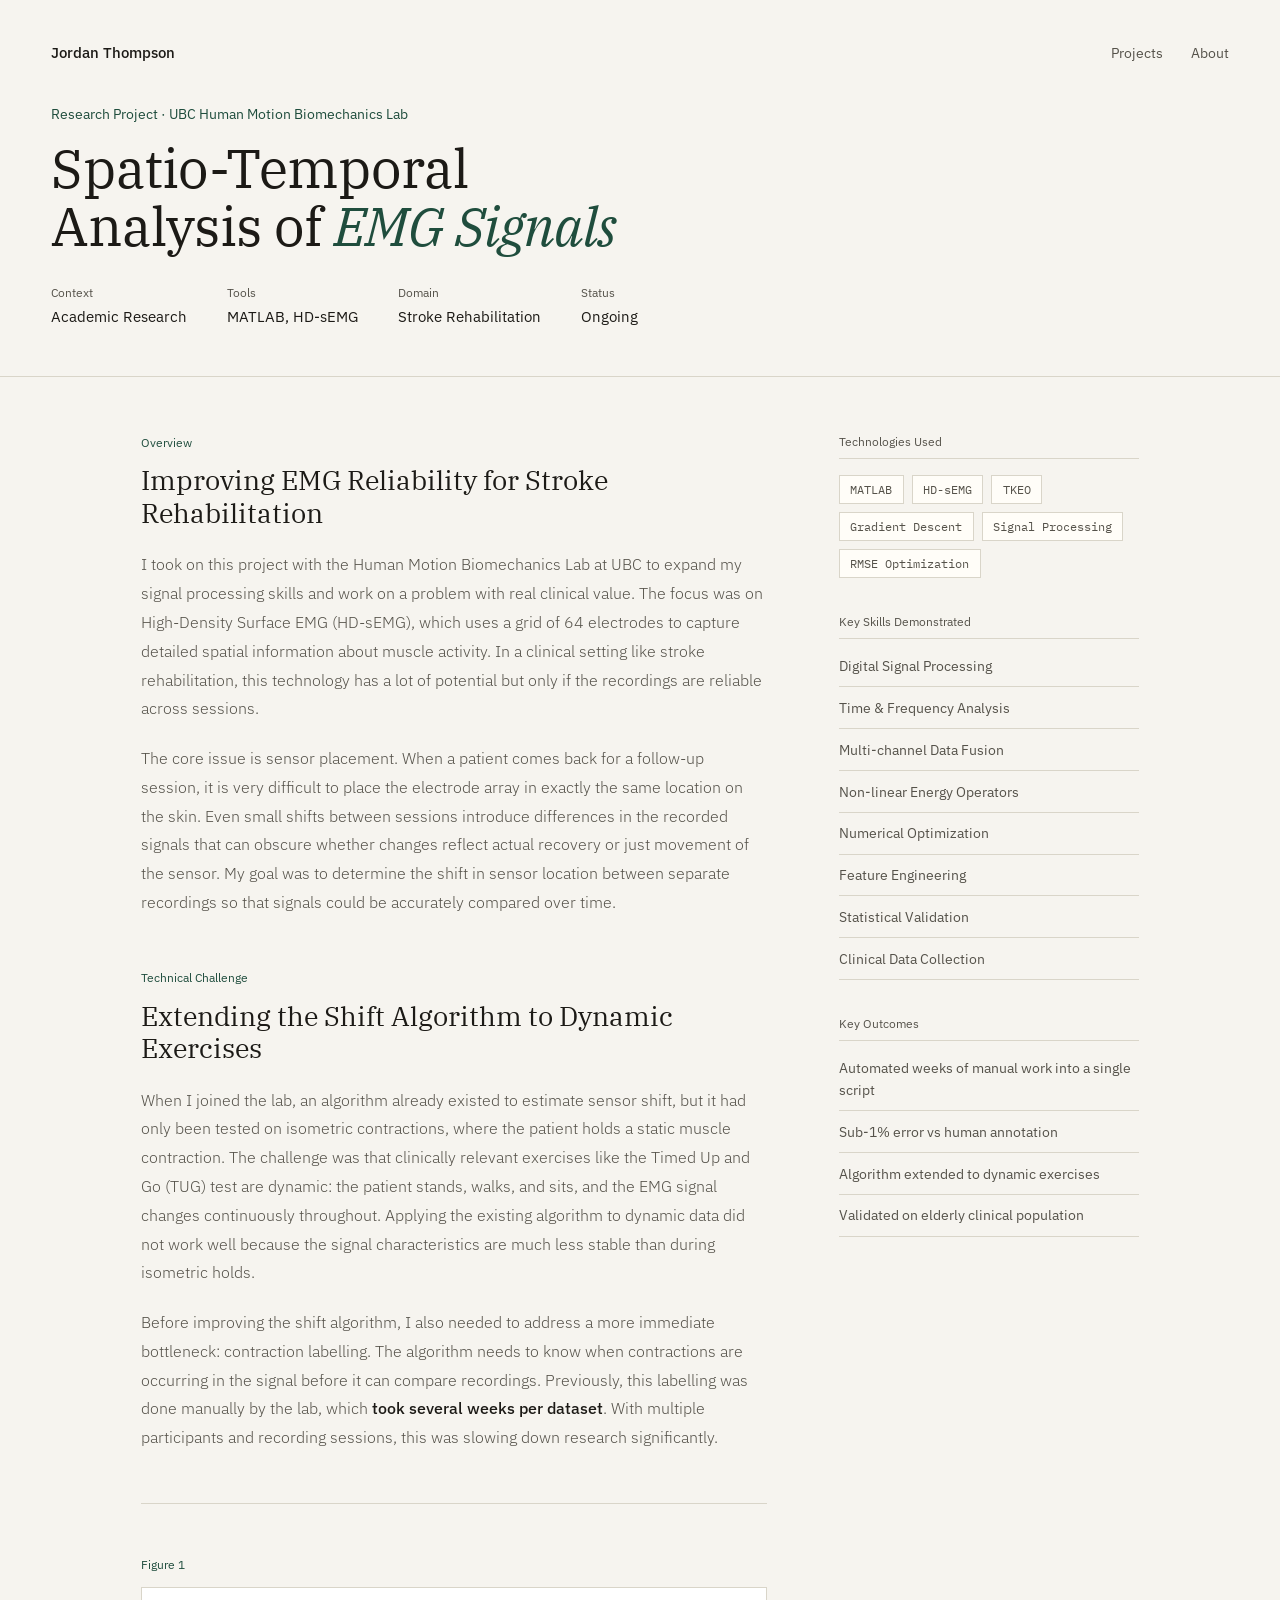
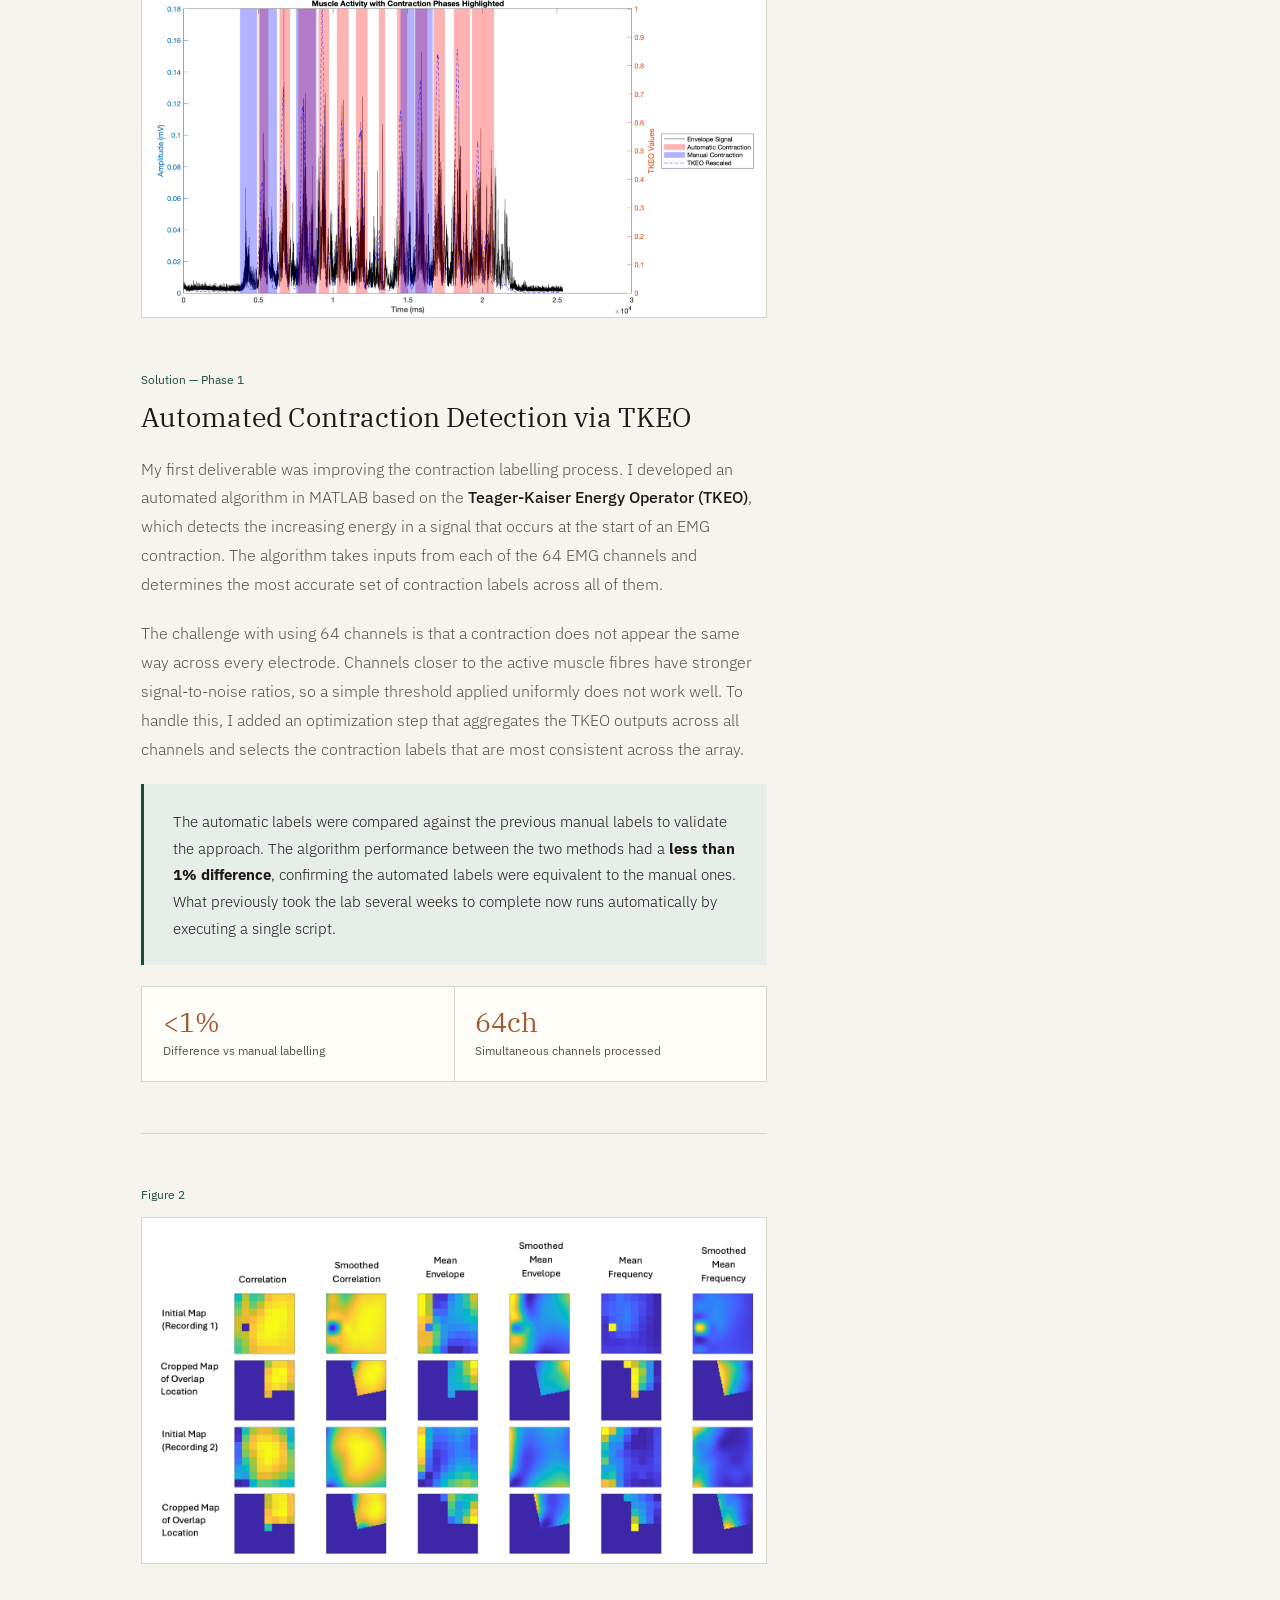
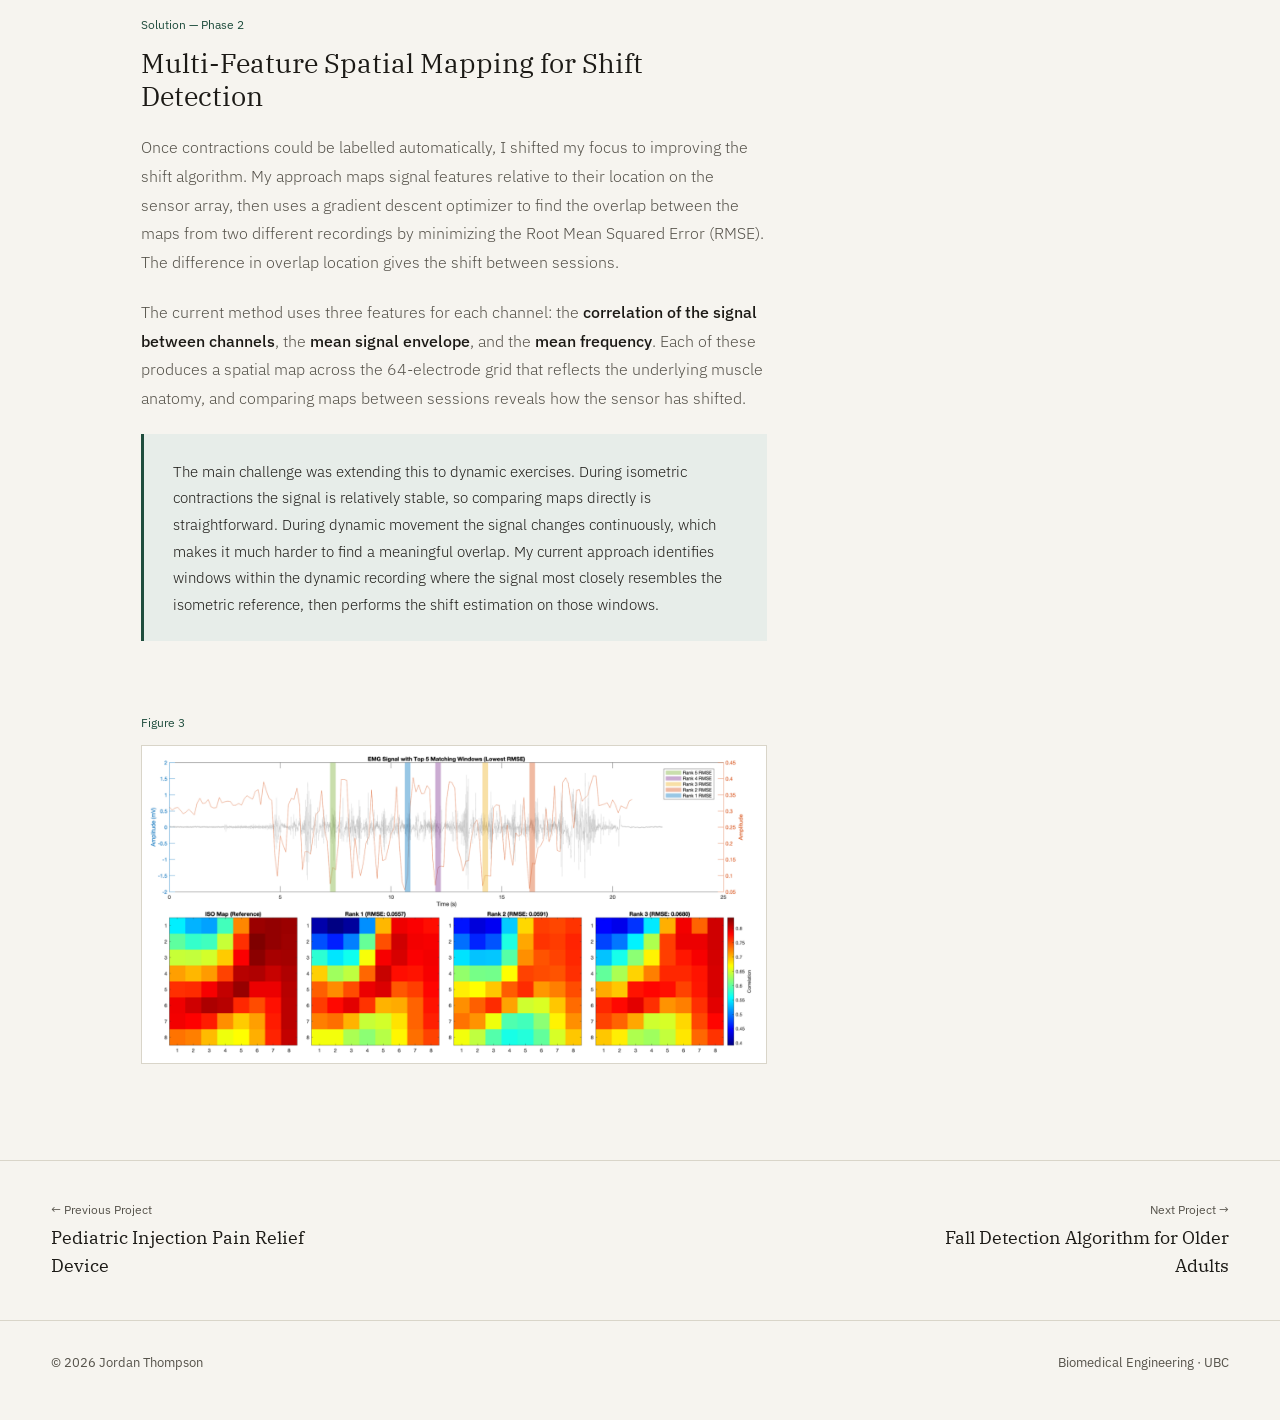
<file: project-emg.html>
<!DOCTYPE html>
<html lang="en">
<head>
<meta charset="UTF-8">
<meta name="viewport" content="width=device-width, initial-scale=1.0">
<title>EMG Signal Analysis — Jordan Thompson</title>
<link rel="stylesheet" href="base.css">
</head>
<body>


<nav>
  <a href="index.html" class="nav-logo">Jordan Thompson</a>
  <ul class="nav-links">
    <li><a href="index.html">Projects</a></li>
    <li><a href="about.html">About</a></li>
  </ul>
</nav>

<!-- HERO -->
<div class="project-hero">
  <div class="project-hero-content">
    <p class="project-hero-tag">Research Project · UBC Human Motion Biomechanics Lab</p>
    <h1 class="project-hero-title">Spatio-Temporal<br>Analysis of <em>EMG Signals</em></h1>
    <div class="project-hero-meta">
      <div class="meta-item">
        <span class="meta-label">Context</span>
        <span class="meta-value">Academic Research</span>
      </div>
      <div class="meta-item">
        <span class="meta-label">Tools</span>
        <span class="meta-value">MATLAB, HD-sEMG</span>
      </div>
      <div class="meta-item">
        <span class="meta-label">Domain</span>
        <span class="meta-value">Stroke Rehabilitation</span>
      </div>
      <div class="meta-item">
        <span class="meta-label">Status</span>
        <span class="meta-value">Ongoing</span>
      </div>
    </div>
  </div>
</div>

<!-- BODY -->
<div class="project-body">
  <div class="content-grid">

    <!-- MAIN -->
    <div class="main-content">

      <div class="content-section fade-in">
        <div class="section-label">Overview</div>
        <h2 class="section-heading">Improving EMG Reliability for Stroke Rehabilitation</h2>
        <div class="prose">
          <p>I took on this project with the Human Motion Biomechanics Lab at UBC to expand my signal processing skills and work on a problem with real clinical value. The focus was on High-Density Surface EMG (HD-sEMG), which uses a grid of 64 electrodes to capture detailed spatial information about muscle activity. In a clinical setting like stroke rehabilitation, this technology has a lot of potential but only if the recordings are reliable across sessions.</p>
          <p>The core issue is sensor placement. When a patient comes back for a follow-up session, it is very difficult to place the electrode array in exactly the same location on the skin. Even small shifts between sessions introduce differences in the recorded signals that can obscure whether changes reflect actual recovery or just movement of the sensor. My goal was to determine the shift in sensor location between separate recordings so that signals could be accurately compared over time.</p>
        </div>
      </div>

      <div class="content-section fade-in">
        <div class="section-label">Technical Challenge</div>
        <h2 class="section-heading">Extending the Shift Algorithm to Dynamic Exercises</h2>
        <div class="prose">
          <p>When I joined the lab, an algorithm already existed to estimate sensor shift, but it had only been tested on isometric contractions, where the patient holds a static muscle contraction. The challenge was that clinically relevant exercises like the Timed Up and Go (TUG) test are dynamic: the patient stands, walks, and sits, and the EMG signal changes continuously throughout. Applying the existing algorithm to dynamic data did not work well because the signal characteristics are much less stable than during isometric holds.</p>
          <p>Before improving the shift algorithm, I also needed to address a more immediate bottleneck: contraction labelling. The algorithm needs to know when contractions are occurring in the signal before it can compare recordings. Previously, this labelling was done manually by the lab, which <strong>took several weeks per dataset</strong>. With multiple participants and recording sessions, this was slowing down research significantly.</p>
        </div>
      </div>

      <div class="divider"></div>

      <!-- Image placeholder -->
      <div class="fade-in">
        <div class="section-label">Figure 1</div>
        <div class="project-image-block" >
          <img src="sEMG_Fig1.png" alt="Automatic Contraction Detection Results">
        </div>
      </div>

      <div class="content-section fade-in">
        <div class="section-label">Solution — Phase 1</div>
        <h2 class="section-heading">Automated Contraction Detection via TKEO</h2>
        <div class="prose">
          <p>My first deliverable was improving the contraction labelling process. I developed an automated algorithm in MATLAB based on the <strong>Teager-Kaiser Energy Operator (TKEO)</strong>, which detects the increasing energy in a signal that occurs at the start of an EMG contraction. The algorithm takes inputs from each of the 64 EMG channels and determines the most accurate set of contraction labels across all of them.</p>
          <p>The challenge with using 64 channels is that a contraction does not appear the same way across every electrode. Channels closer to the active muscle fibres have stronger signal-to-noise ratios, so a simple threshold applied uniformly does not work well. To handle this, I added an optimization step that aggregates the TKEO outputs across all channels and selects the contraction labels that are most consistent across the array.</p>
        </div>
        <div class="challenge-block">
          <p>The automatic labels were compared against the previous manual labels to validate the approach. The algorithm performance between the two methods had a <strong>less than 1% difference</strong>, confirming the automated labels were equivalent to the manual ones. What previously took the lab several weeks to complete now runs automatically by executing a single script.</p>
        </div>
        <div class="result-grid">
          <div class="result-item">
            <div class="result-value">&lt;1%</div>
            <div class="result-label">Difference vs manual labelling</div>
          </div>
          <div class="result-item">
            <div class="result-value">64ch</div>
            <div class="result-label">Simultaneous channels processed</div>
          </div>
        </div>
      </div>

      <div class="divider"></div>

      <!-- Image placeholder -->
      <div class="fade-in">
        <div class="section-label">Figure 2</div>
        <div class="project-image-block" >
         <img src="sEMG_Fig2.png" alt="Mapping and Optimization Process">
        </div>
      </div>

      <div class="content-section fade-in">
        <div class="section-label">Solution — Phase 2</div>
        <h2 class="section-heading">Multi-Feature Spatial Mapping for Shift Detection</h2>
        <div class="prose">
          <p>Once contractions could be labelled automatically, I shifted my focus to improving the shift algorithm. My approach maps signal features relative to their location on the sensor array, then uses a gradient descent optimizer to find the overlap between the maps from two different recordings by minimizing the Root Mean Squared Error (RMSE). The difference in overlap location gives the shift between sessions.</p>
          <p>The current method uses three features for each channel: the <strong>correlation of the signal between channels</strong>, the <strong>mean signal envelope</strong>, and the <strong>mean frequency</strong>. Each of these produces a spatial map across the 64-electrode grid that reflects the underlying muscle anatomy, and comparing maps between sessions reveals how the sensor has shifted.</p>
        </div>
        <div class="challenge-block">
          <p>The main challenge was extending this to dynamic exercises. During isometric contractions the signal is relatively stable, so comparing maps directly is straightforward. During dynamic movement the signal changes continuously, which makes it much harder to find a meaningful overlap. My current approach identifies windows within the dynamic recording where the signal most closely resembles the isometric reference, then performs the shift estimation on those windows.</p>
        </div>
      </div>

      <!-- Image placeholder -->
      <div class="fade-in">
        <div class="section-label">Figure 3</div>
        <div class="project-image-block">
          <img src="sEMG_Fig3.png" alt="Isometric vs Dynamic Maps">
        </div>
      </div>

    </div>

    <!-- SIDEBAR -->
    <div class="sidebar">
      <div class="sidebar-card fade-in">
        <div class="sidebar-card-title">Technologies Used</div>
        <div class="tag-list">
          <span class="tag">MATLAB</span>
          <span class="tag">HD-sEMG</span>
          <span class="tag">TKEO</span>
          <span class="tag">Gradient Descent</span>
          <span class="tag">Signal Processing</span>
          <span class="tag">RMSE Optimization</span>
        </div>
      </div>

      <div class="sidebar-card fade-in">
        <div class="sidebar-card-title">Key Skills Demonstrated</div>
        <ul class="skill-list-sidebar">
          <li>Digital Signal Processing</li>
          <li>Time & Frequency Analysis</li>
          <li>Multi-channel Data Fusion</li>
          <li>Non-linear Energy Operators</li>
          <li>Numerical Optimization</li>
          <li>Feature Engineering</li>
          <li>Statistical Validation</li>
          <li>Clinical Data Collection</li>
        </ul>
      </div>

      <div class="sidebar-card fade-in">
        <div class="sidebar-card-title">Key Outcomes</div>
        <ul class="skill-list-sidebar">
          <li>Automated weeks of manual work into a single script</li>
          <li>Sub-1% error vs human annotation</li>
          <li>Algorithm extended to dynamic exercises</li>
          <li>Validated on elderly clinical population</li>
        </ul>
      </div>
    </div>

  </div>
</div>

<!-- PROJECT NAV -->
<div class="project-nav-footer">
  <a href="project-pain-device.html" class="proj-nav-link prev">
    <span class="proj-nav-label">← Previous Project</span>
    <span class="proj-nav-title">Pediatric Injection Pain Relief Device</span>
  </a>
  <a href="project-fall-detection.html" class="proj-nav-link next">
    <span class="proj-nav-label">Next Project →</span>
    <span class="proj-nav-title">Fall Detection Algorithm for Older Adults</span>
  </a>
</div>

<footer>
  <p>© 2026 Jordan Thompson</p>
  <p>Biomedical Engineering · UBC</p>
</footer>

</body>
</html>
</file>
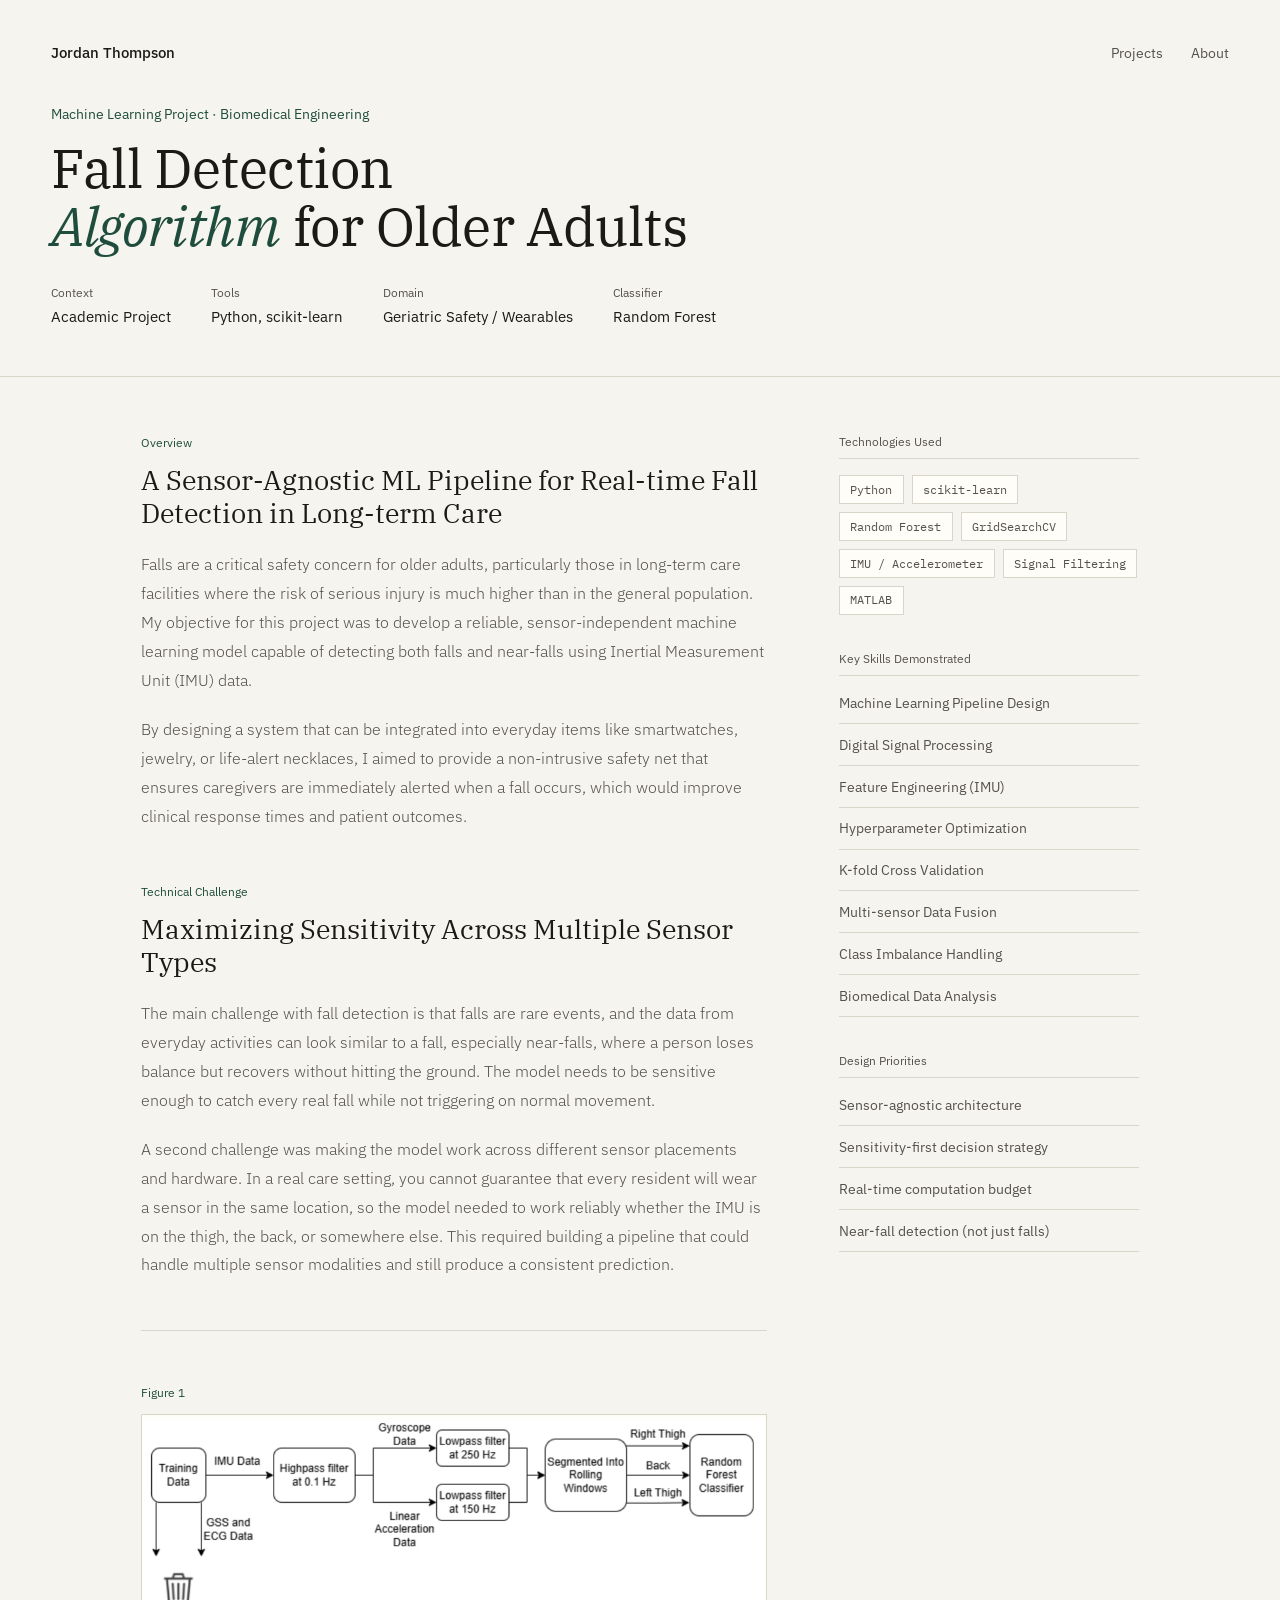
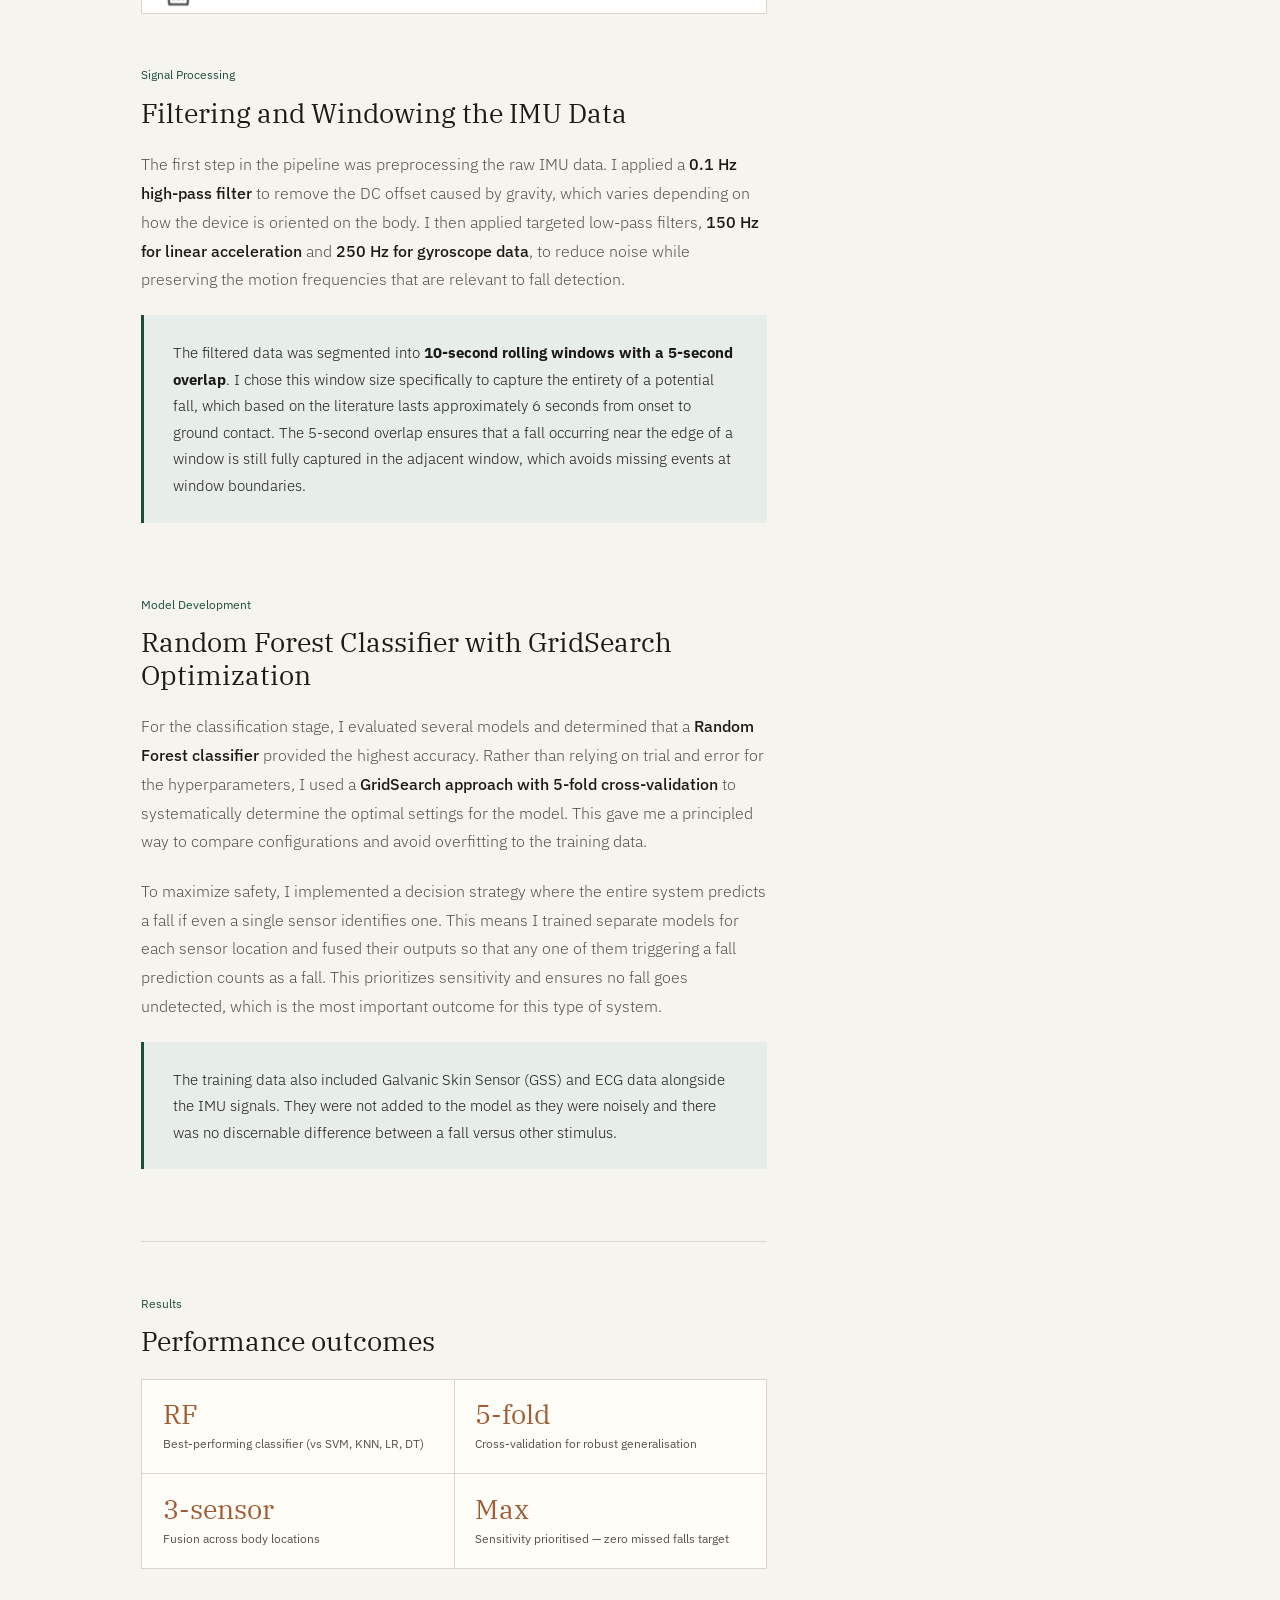
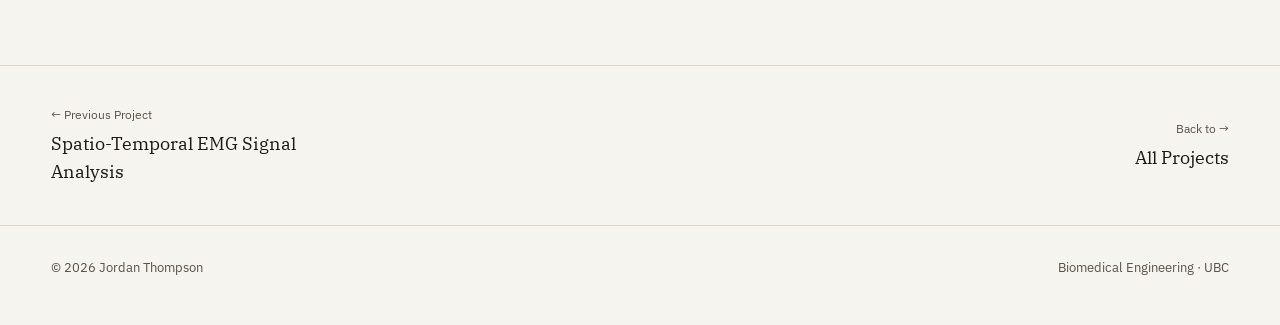
<file: project-fall-detection.html>
<!DOCTYPE html>
<html lang="en">
<head>
<meta charset="UTF-8">
<meta name="viewport" content="width=device-width, initial-scale=1.0">
<title>Fall Detection Algorithm — Jordan Thompson</title>
<link rel="stylesheet" href="base.css">
</head>
<body>


<nav>
  <a href="index.html" class="nav-logo">Jordan Thompson</a>
  <ul class="nav-links">
    <li><a href="index.html">Projects</a></li>
    <li><a href="about.html">About</a></li>
  </ul>
</nav>

<!-- HERO -->
<div class="project-hero">
  <div class="project-hero-content">
    <p class="project-hero-tag">Machine Learning Project · Biomedical Engineering</p>
    <h1 class="project-hero-title">Fall Detection<br><em>Algorithm</em> for Older Adults</h1>
    <div class="project-hero-meta">
      <div class="meta-item">
        <span class="meta-label">Context</span>
        <span class="meta-value">Academic Project</span>
      </div>
      <div class="meta-item">
        <span class="meta-label">Tools</span>
        <span class="meta-value">Python, scikit-learn</span>
      </div>
      <div class="meta-item">
        <span class="meta-label">Domain</span>
        <span class="meta-value">Geriatric Safety / Wearables</span>
      </div>
      <div class="meta-item">
        <span class="meta-label">Classifier</span>
        <span class="meta-value">Random Forest</span>
      </div>
    </div>
  </div>
</div>

<!-- BODY -->
<div class="project-body">
  <div class="content-grid">

    <!-- MAIN -->
    <div class="main-content">

      <div class="content-section fade-in">
        <div class="section-label">Overview</div>
        <h2 class="section-heading">A Sensor-Agnostic ML Pipeline for Real-time Fall Detection in Long-term Care</h2>
        <div class="prose">
          <p>Falls are a critical safety concern for older adults, particularly those in long-term care facilities where the risk of serious injury is much higher than in the general population. My objective for this project was to develop a reliable, sensor-independent machine learning model capable of detecting both falls and near-falls using Inertial Measurement Unit (IMU) data.</p>
          <p>By designing a system that can be integrated into everyday items like smartwatches, jewelry, or life-alert necklaces, I aimed to provide a non-intrusive safety net that ensures caregivers are immediately alerted when a fall occurs, which would improve clinical response times and patient outcomes.</p>
        </div>
      </div>

      <div class="content-section fade-in">
        <div class="section-label">Technical Challenge</div>
        <h2 class="section-heading">Maximizing Sensitivity Across Multiple Sensor Types</h2>
        <div class="prose">
          <p>The main challenge with fall detection is that falls are rare events, and the data from everyday activities can look similar to a fall, especially near-falls, where a person loses balance but recovers without hitting the ground. The model needs to be sensitive enough to catch every real fall while not triggering on normal movement.</p>
          <p>A second challenge was making the model work across different sensor placements and hardware. In a real care setting, you cannot guarantee that every resident will wear a sensor in the same location, so the model needed to work reliably whether the IMU is on the thigh, the back, or somewhere else. This required building a pipeline that could handle multiple sensor modalities and still produce a consistent prediction.</p>
        </div>
      </div>

      <div class="divider"></div>

      <!-- Image placeholder -->
      <div class="fade-in">
        <div class="section-label">Figure 1</div>
        <div class="project-image-block">
          <img src="processPipeline.png" alt="ML Pipeline Diagram">
        </div>
      </div>

      <div class="content-section fade-in">
        <div class="section-label">Signal Processing</div>
        <h2 class="section-heading">Filtering and Windowing the IMU Data</h2>
        <div class="prose">
          <p>The first step in the pipeline was preprocessing the raw IMU data. I applied a <strong>0.1 Hz high-pass filter</strong> to remove the DC offset caused by gravity, which varies depending on how the device is oriented on the body. I then applied targeted low-pass filters, <strong>150 Hz for linear acceleration</strong> and <strong>250 Hz for gyroscope data</strong>, to reduce noise while preserving the motion frequencies that are relevant to fall detection.</p>
        </div>
        <div class="challenge-block">
          <p>The filtered data was segmented into <strong>10-second rolling windows with a 5-second overlap</strong>. I chose this window size specifically to capture the entirety of a potential fall, which based on the literature lasts approximately 6 seconds from onset to ground contact. The 5-second overlap ensures that a fall occurring near the edge of a window is still fully captured in the adjacent window, which avoids missing events at window boundaries.</p>
        </div>
      </div>

      <div class="content-section fade-in">
        <div class="section-label">Model Development</div>
        <h2 class="section-heading">Random Forest Classifier with GridSearch Optimization</h2>
        <div class="prose">
          <p>For the classification stage, I evaluated several models and determined that a <strong>Random Forest classifier</strong> provided the highest accuracy. Rather than relying on trial and error for the hyperparameters, I used a <strong>GridSearch approach with 5-fold cross-validation</strong> to systematically determine the optimal settings for the model. This gave me a principled way to compare configurations and avoid overfitting to the training data.</p>
          <p>To maximize safety, I implemented a decision strategy where the entire system predicts a fall if even a single sensor identifies one. This means I trained separate models for each sensor location and fused their outputs so that any one of them triggering a fall prediction counts as a fall. This prioritizes sensitivity and ensures no fall goes undetected, which is the most important outcome for this type of system.</p>
        </div>
        <div class="challenge-block">
          <p>The training data also included Galvanic Skin Sensor (GSS) and ECG data alongside the IMU signals. They were not added to the model as they were noisely and there was no discernable difference between a fall versus other stimulus.</p>
        </div>
      </div>

      <div class="divider"></div>

      <div class="content-section fade-in">
        <div class="section-label">Results</div>
        <h2 class="section-heading">Performance outcomes</h2>
        <div class="result-grid">
          <div class="result-item">
            <div class="result-value">RF</div>
            <div class="result-label">Best-performing classifier (vs SVM, KNN, LR, DT)</div>
          </div>
          <div class="result-item">
            <div class="result-value">5-fold</div>
            <div class="result-label">Cross-validation for robust generalisation</div>
          </div>
          <div class="result-item">
            <div class="result-value">3-sensor</div>
            <div class="result-label">Fusion across body locations</div>
          </div>
          <div class="result-item">
            <div class="result-value">Max</div>
            <div class="result-label">Sensitivity prioritised — zero missed falls target</div>
          </div>
        </div>
      </div>

    </div>

    <!-- SIDEBAR -->
    <div class="sidebar">
      <div class="sidebar-card fade-in">
        <div class="sidebar-card-title">Technologies Used</div>
        <div class="tag-list">
          <span class="tag">Python</span>
          <span class="tag">scikit-learn</span>
          <span class="tag">Random Forest</span>
          <span class="tag">GridSearchCV</span>
          <span class="tag">IMU / Accelerometer</span>
          <span class="tag">Signal Filtering</span>
          <span class="tag">MATLAB</span>
        </div>
      </div>

      <div class="sidebar-card fade-in">
        <div class="sidebar-card-title">Key Skills Demonstrated</div>
        <ul class="skill-list-sidebar">
          <li>Machine Learning Pipeline Design</li>
          <li>Digital Signal Processing</li>
          <li>Feature Engineering (IMU)</li>
          <li>Hyperparameter Optimization</li>
          <li>K-fold Cross Validation</li>
          <li>Multi-sensor Data Fusion</li>
          <li>Class Imbalance Handling</li>
          <li>Biomedical Data Analysis</li>
        </ul>
      </div>

      <div class="sidebar-card fade-in">
        <div class="sidebar-card-title">Design Priorities</div>
        <ul class="skill-list-sidebar">
          <li>Sensor-agnostic architecture</li>
          <li>Sensitivity-first decision strategy</li>
          <li>Real-time computation budget</li>
          <li>Near-fall detection (not just falls)</li>
        </ul>
      </div>
    </div>

  </div>
</div>

<!-- PROJECT NAV -->
<div class="project-nav-footer">
  <a href="project-emg.html" class="proj-nav-link prev">
    <span class="proj-nav-label">← Previous Project</span>
    <span class="proj-nav-title">Spatio-Temporal EMG Signal Analysis</span>
  </a>
  <a href="index.html" class="proj-nav-link next">
    <span class="proj-nav-label">Back to →</span>
    <span class="proj-nav-title">All Projects</span>
  </a>
</div>

<footer>
  <p>© 2026 Jordan Thompson</p>
  <p>Biomedical Engineering · UBC</p>
</footer>

</body>
</html>
</file>
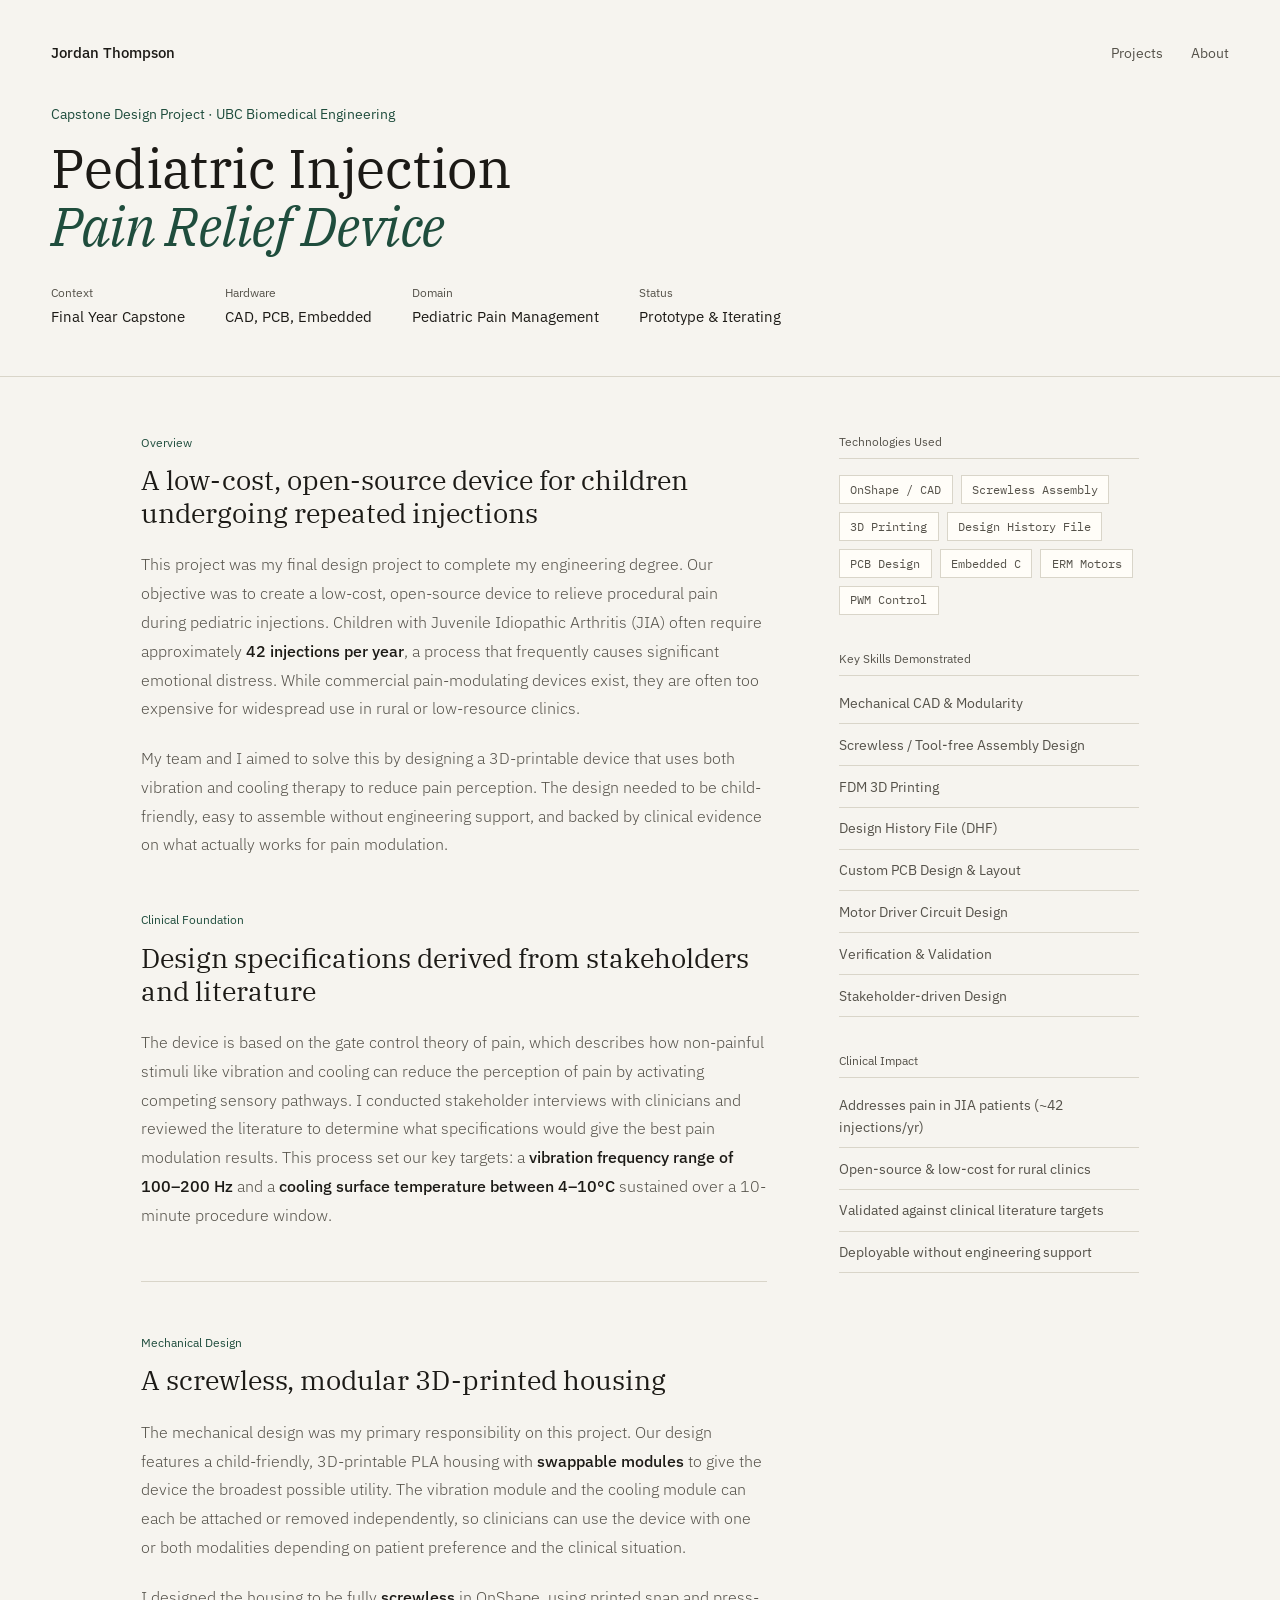
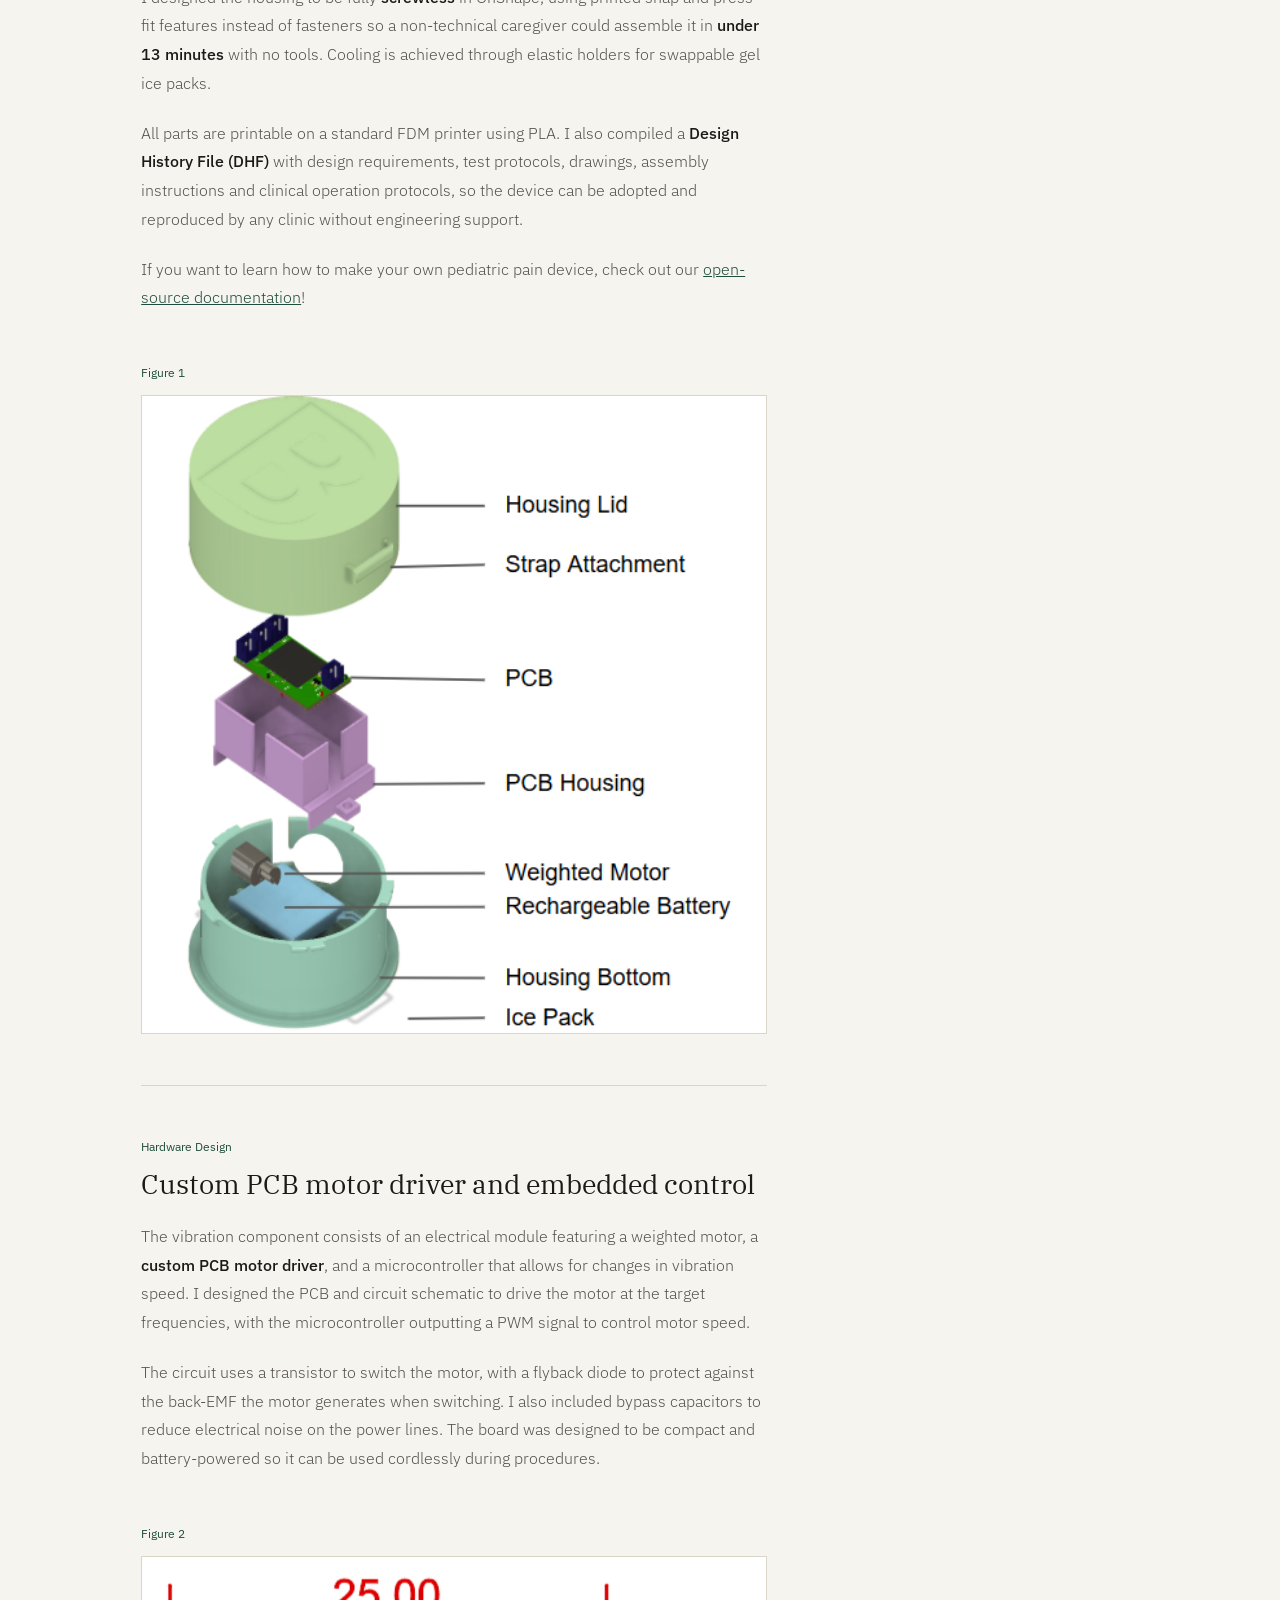
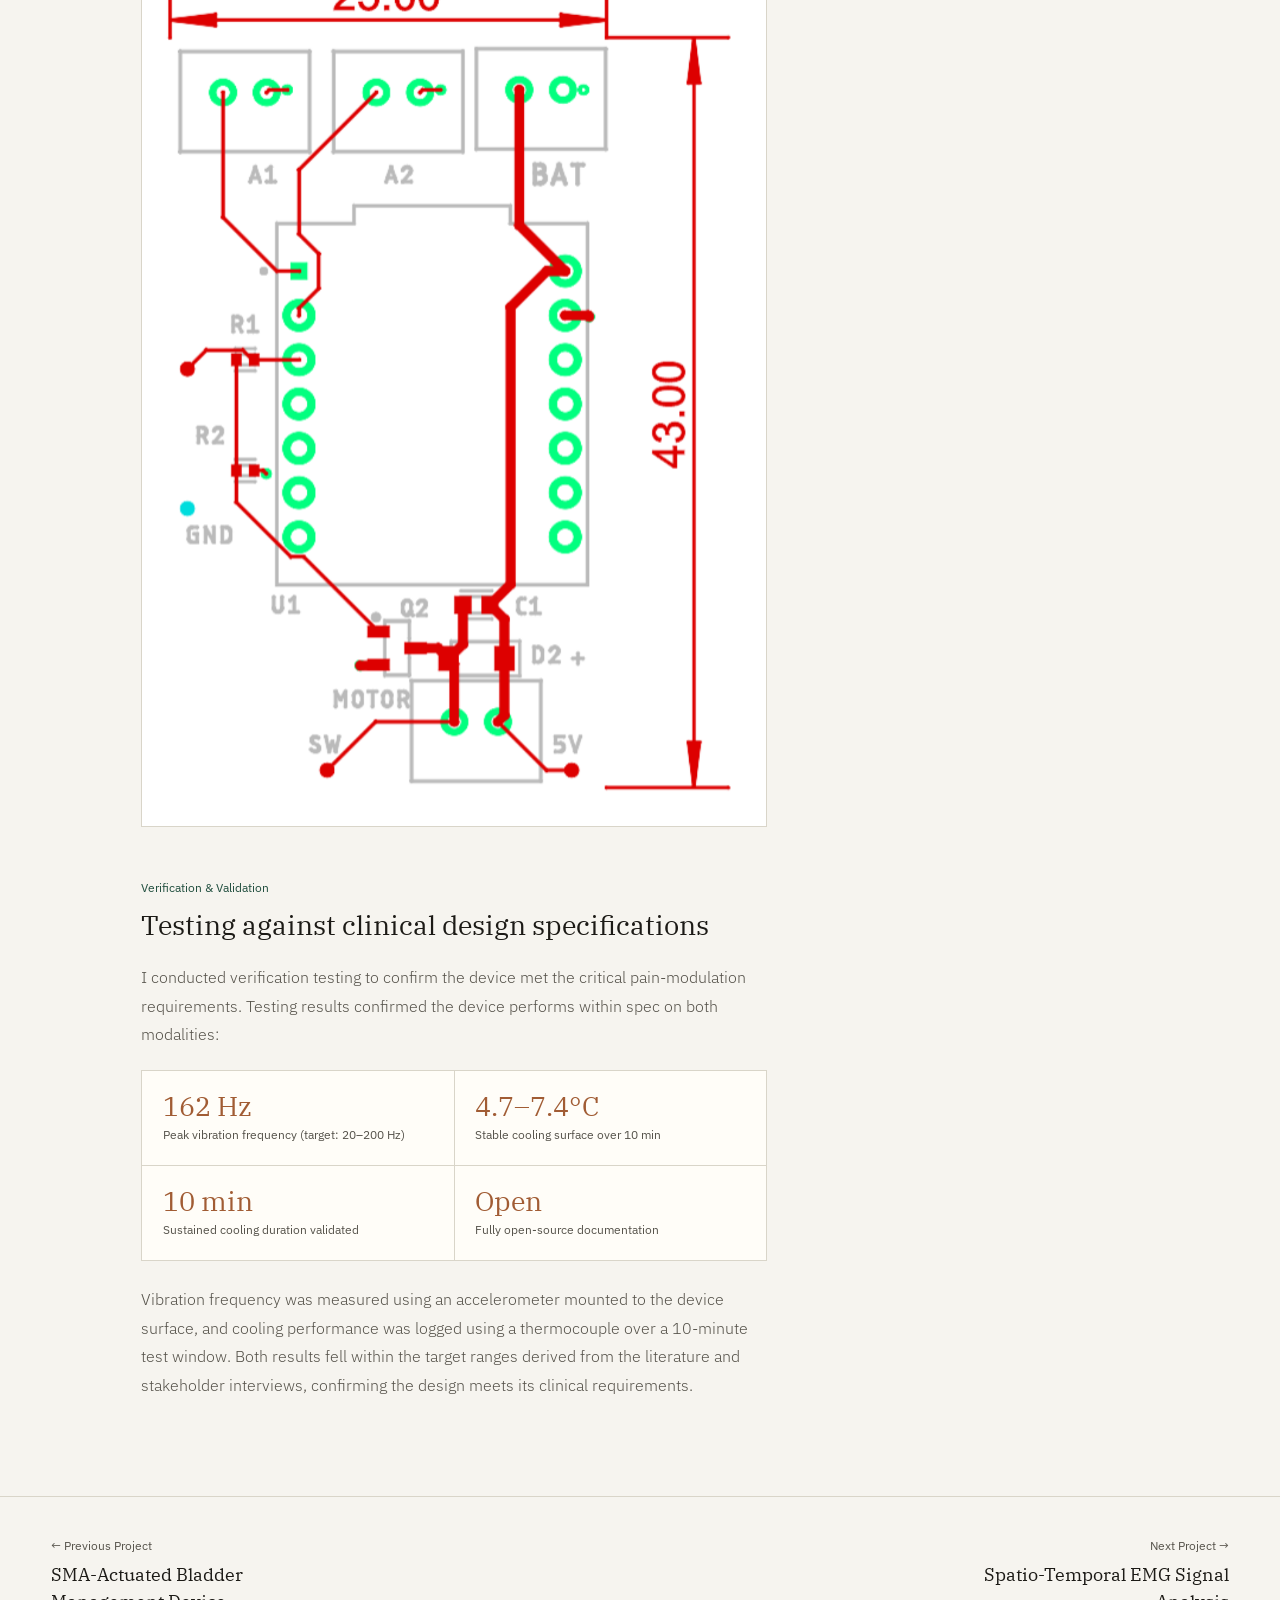
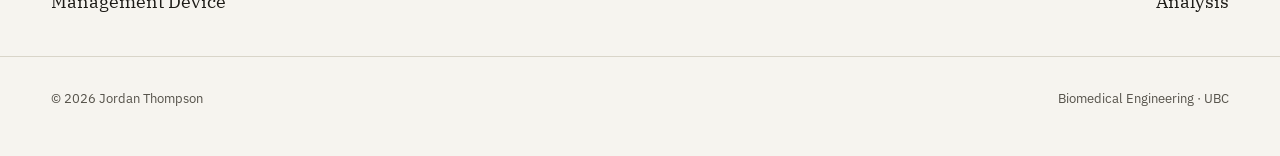
<file: project-pain-device.html>
<!DOCTYPE html>
<html lang="en">
<head>
<meta charset="UTF-8">
<meta name="viewport" content="width=device-width, initial-scale=1.0">
<title>Pediatric Pain Relief Device — Jordan Thompson</title>
<link rel="stylesheet" href="base.css">
</head>
<body>


<nav>
  <a href="index.html" class="nav-logo">Jordan Thompson</a>
  <ul class="nav-links">
    <li><a href="index.html">Projects</a></li>
    <li><a href="about.html">About</a></li>
  </ul>
</nav>

<!-- HERO -->
<div class="project-hero">
  <div class="project-hero-content">
    <p class="project-hero-tag">Capstone Design Project · UBC Biomedical Engineering</p>
    <h1 class="project-hero-title">Pediatric Injection<br><em>Pain Relief Device</em></h1>
    <div class="project-hero-meta">
      <div class="meta-item">
        <span class="meta-label">Context</span>
        <span class="meta-value">Final Year Capstone</span>
      </div>
      <div class="meta-item">
        <span class="meta-label">Hardware</span>
        <span class="meta-value">CAD, PCB, Embedded</span>
      </div>
      <div class="meta-item">
        <span class="meta-label">Domain</span>
        <span class="meta-value">Pediatric Pain Management</span>
      </div>
      <div class="meta-item">
        <span class="meta-label">Status</span>
        <span class="meta-value">Prototype & Iterating</span>
      </div>
    </div>
  </div>
</div>

<!-- BODY -->
<div class="project-body">
  <div class="content-grid">

    <!-- MAIN -->
    <div class="main-content">

      <div class="content-section fade-in">
        <div class="section-label">Overview</div>
        <h2 class="section-heading">A low-cost, open-source device for children undergoing repeated injections</h2>
        <div class="prose">
          <p>This project was my final design project to complete my engineering degree. Our objective was to create a low-cost, open-source device to relieve procedural pain during pediatric injections. Children with Juvenile Idiopathic Arthritis (JIA) often require approximately <strong>42 injections per year</strong>, a process that frequently causes significant emotional distress. While commercial pain-modulating devices exist, they are often too expensive for widespread use in rural or low-resource clinics.</p>
          <p>My team and I aimed to solve this by designing a 3D-printable device that uses both vibration and cooling therapy to reduce pain perception. The design needed to be child-friendly, easy to assemble without engineering support, and backed by clinical evidence on what actually works for pain modulation.</p>
        </div>
      </div>

      <div class="content-section fade-in">
        <div class="section-label">Clinical Foundation</div>
        <h2 class="section-heading">Design specifications derived from stakeholders and literature</h2>
        <div class="prose">
          <p>The device is based on the gate control theory of pain, which describes how non-painful stimuli like vibration and cooling can reduce the perception of pain by activating competing sensory pathways. I conducted stakeholder interviews with clinicians and reviewed the literature to determine what specifications would give the best pain modulation results. This process set our key targets: a <strong>vibration frequency range of 100–200 Hz</strong> and a <strong>cooling surface temperature between 4–10°C</strong> sustained over a 10-minute procedure window.</p>
        </div>
      </div>

      <div class="divider"></div>

      <div class="content-section fade-in">
        <div class="section-label">Mechanical Design</div>
        <h2 class="section-heading">A screwless, modular 3D-printed housing</h2>
        <div class="prose">
          <p>The mechanical design was my primary responsibility on this project. Our design features a child-friendly, 3D-printable PLA housing with <strong>swappable modules</strong> to give the device the broadest possible utility. The vibration module and the cooling module can each be attached or removed independently, so clinicians can use the device with one or both modalities depending on patient preference and the clinical situation.</p>
          <p>I designed the housing to be fully <strong>screwless</strong> in OnShape, using printed snap and press-fit features instead of fasteners so a non-technical caregiver could assemble it in <strong>under 13 minutes</strong> with no tools. Cooling is achieved through elastic holders for swappable gel ice packs.</p>
          <p>All parts are printable on a standard FDM printer using PLA. I also compiled a <strong>Design History File (DHF)</strong> with design requirements, test protocols, drawings, assembly instructions and clinical operation protocols, so the device can be adopted and reproduced by any clinic without engineering support.</p>
          <p>If you want to learn how to make your own pediatric pain device, check out our <a href="https://jjthomp.github.io/Dr.-Wobbles/" style="color:var(--pcb);" target="_blank">open-source documentation</a>!</p>
        </div>
      </div>

      <!-- Image placeholder -->
      <div class="fade-in">
        <div class="section-label">Figure 1</div>
        <div class="project-image-block">
          <img src="Ped_Inj_Fig1.png" alt="Final CAD Design">
        </div>
      </div>

      <div class="divider"></div>

      <div class="content-section fade-in">
        <div class="section-label">Hardware Design</div>
        <h2 class="section-heading">Custom PCB motor driver and embedded control</h2>
        <div class="prose">
          <p>The vibration component consists of an electrical module featuring a weighted motor, a <strong>custom PCB motor driver</strong>, and a microcontroller that allows for changes in vibration speed. I designed the PCB and circuit schematic to drive the motor at the target frequencies, with the microcontroller outputting a PWM signal to control motor speed.</p>
          <p>The circuit uses a transistor to switch the motor, with a flyback diode to protect against the back-EMF the motor generates when switching. I also included bypass capacitors to reduce electrical noise on the power lines. The board was designed to be compact and battery-powered so it can be used cordlessly during procedures.</p>
        </div>
      </div>

      <!-- Image placeholder -->
      <div class="fade-in">
        <div class="section-label">Figure 2</div>
        <div class="project-image-block">
          <img src="pcbBoard.png" alt="PCB Layout">
        </div>
      </div>

      <div class="content-section fade-in">
        <div class="section-label">Verification & Validation</div>
        <h2 class="section-heading">Testing against clinical design specifications</h2>
        <div class="prose">
          <p>I conducted verification testing to confirm the device met the critical pain-modulation requirements. Testing results confirmed the device performs within spec on both modalities:</p>
        </div>
        <div class="result-grid">
          <div class="result-item">
            <div class="result-value">162 Hz</div>
            <div class="result-label">Peak vibration frequency (target: 20–200 Hz)</div>
          </div>
          <div class="result-item">
            <div class="result-value">4.7–7.4°C</div>
            <div class="result-label">Stable cooling surface over 10 min</div>
          </div>
          <div class="result-item">
            <div class="result-value">10 min</div>
            <div class="result-label">Sustained cooling duration validated</div>
          </div>
          <div class="result-item">
            <div class="result-value">Open</div>
            <div class="result-label">Fully open-source documentation</div>
          </div>
        </div>
        <div class="prose" style="margin-top:1.5rem;">
          <p>Vibration frequency was measured using an accelerometer mounted to the device surface, and cooling performance was logged using a thermocouple over a 10-minute test window. Both results fell within the target ranges derived from the literature and stakeholder interviews, confirming the design meets its clinical requirements.</p>
        </div>
      </div>

    </div>

    <!-- SIDEBAR -->
    <div class="sidebar">
      <div class="sidebar-card fade-in">
        <div class="sidebar-card-title">Technologies Used</div>
        <div class="tag-list">
          <span class="tag">OnShape / CAD</span>
          <span class="tag">Screwless Assembly</span>
          <span class="tag">3D Printing</span>
          <span class="tag">Design History File</span>
          <span class="tag">PCB Design</span>
          <span class="tag">Embedded C</span>
          <span class="tag">ERM Motors</span>
          <span class="tag">PWM Control</span>
        </div>
      </div>

      <div class="sidebar-card fade-in">
        <div class="sidebar-card-title">Key Skills Demonstrated</div>
        <ul class="skill-list-sidebar">
          <li>Mechanical CAD &amp; Modularity</li>
          <li>Screwless / Tool-free Assembly Design</li>
          <li>FDM 3D Printing</li>
          <li>Design History File (DHF)</li>
          <li>Custom PCB Design &amp; Layout</li>
          <li>Motor Driver Circuit Design</li>
          <li>Verification &amp; Validation</li>
          <li>Stakeholder-driven Design</li>
        </ul>
      </div>

      <div class="sidebar-card fade-in">
        <div class="sidebar-card-title">Clinical Impact</div>
        <ul class="skill-list-sidebar">
          <li>Addresses pain in JIA patients (~42 injections/yr)</li>
          <li>Open-source & low-cost for rural clinics</li>
          <li>Validated against clinical literature targets</li>
          <li>Deployable without engineering support</li>
        </ul>
      </div>
    </div>

  </div>
</div>

<!-- PROJECT NAV -->
<div class="project-nav-footer">
  <a href="project-bladder.html" class="proj-nav-link prev">
    <span class="proj-nav-label">← Previous Project</span>
    <span class="proj-nav-title">SMA-Actuated Bladder Management Device</span>
  </a>
  <a href="project-emg.html" class="proj-nav-link next">
    <span class="proj-nav-label">Next Project →</span>
    <span class="proj-nav-title">Spatio-Temporal EMG Signal Analysis</span>
  </a>
</div>

<footer>
  <p>© 2026 Jordan Thompson</p>
  <p>Biomedical Engineering · UBC</p>
</footer>

</body>
</html>
</file>
<file: base.css>
@import url('https://fonts.googleapis.com/css2?family=IBM+Plex+Sans:ital,wght@0,300;0,400;0,500;0,600;1,400&family=IBM+Plex+Mono:wght@400;500&family=IBM+Plex+Serif:ital,wght@0,400;0,500;1,400&display=swap');

:root {
  --paper: #f6f4ef;
  --ink: #1c1a16;
  --ink-soft: #55524a;
  --line: #d9d5c9;
  --pcb: #1f4d3d;
  --pcb-soft: #e7ede9;
  --copper: #a15c34;
  --white: #fffdf8;
}

*, *::before, *::after { box-sizing: border-box; margin: 0; padding: 0; }
html { scroll-behavior: smooth; }

body {
  font-family: 'IBM Plex Sans', sans-serif;
  background: var(--paper);
  color: var(--ink);
  font-weight: 400;
  line-height: 1.5;
}

a { color: inherit; }

/* NAV */
nav {
  display: flex;
  justify-content: space-between;
  align-items: baseline;
  padding: 2.5rem 4vw 1.5rem;
  max-width: 1280px;
  margin: 0 auto;
}
.nav-logo {
  font-size: 0.95rem;
  font-weight: 500;
  text-decoration: none;
  color: var(--ink);
}
.nav-links {
  display: flex;
  gap: 1.75rem;
  list-style: none;
}
.nav-links a, .nav-back {
  font-size: 0.9rem;
  text-decoration: none;
  color: var(--ink-soft);
  border-bottom: 1px solid transparent;
  transition: color 0.15s, border-color 0.15s;
}
.nav-links a:hover, .nav-back:hover {
  color: var(--pcb);
  border-color: var(--pcb);
}

/* PROJECT HERO (detail pages) */
.project-hero {
  max-width: 1280px;
  margin: 0 auto;
  padding: 1rem 4vw 3rem;
  border-bottom: 1px solid var(--line);
}
.project-hero-tag {
  font-size: 0.85rem;
  color: var(--pcb);
  margin-bottom: 0.9rem;
}
.project-hero-title em {
  font-style: italic;
  color: var(--pcb);
}
.project-hero-title {
  font-family: 'IBM Plex Serif', serif;
  font-size: clamp(2.1rem, 4.2vw, 3.4rem);
  font-weight: 400;
  line-height: 1.08;
  letter-spacing: -0.01em;
  max-width: 820px;
  margin-bottom: 1.8rem;
}
.project-hero-meta {
  display: flex;
  gap: 2.5rem;
  flex-wrap: wrap;
}
.meta-item {
  display: flex;
  flex-direction: column;
  gap: 0.3rem;
}
.meta-label {
  font-size: 0.72rem;
  color: var(--ink-soft);
}
.meta-value {
  font-size: 0.92rem;
  color: var(--ink);
}

/* IMAGE BLOCK */
.project-image-block {
  width: 100%;
  background: var(--white);
  border: 1px solid var(--line);
  display: flex;
  align-items: center;
  justify-content: center;
  min-height: 200px;
  overflow: hidden;
}
.project-image-block img {
  width: 100%;
  height: auto;
  display: block;
}

/* BODY CONTENT */
.project-body {
  max-width: 1100px;
  margin: 0 auto;
  padding: 3.5rem 4vw 6rem;
}
.content-grid {
  display: grid;
  grid-template-columns: 1fr 300px;
  gap: 4.5rem;
  align-items: start;
}

/* SIDEBAR */
.sidebar {
  position: sticky;
  top: 2.5rem;
  display: flex;
  flex-direction: column;
  gap: 2.2rem;
}
.sidebar-card-title {
  font-size: 0.72rem;
  color: var(--ink-soft);
  margin-bottom: 1rem;
  padding-bottom: 0.5rem;
  border-bottom: 1px solid var(--line);
}
.tag-list {
  display: flex;
  flex-wrap: wrap;
  gap: 0.5rem;
}
.tag {
  font-family: 'IBM Plex Mono', monospace;
  font-size: 0.72rem;
  padding: 0.3rem 0.65rem;
  border: 1px solid var(--line);
  color: var(--ink-soft);
  background: var(--white);
}
.skill-list-sidebar {
  list-style: none;
  display: flex;
  flex-direction: column;
  gap: 0.6rem;
}
.skill-list-sidebar li {
  font-size: 0.9rem;
  color: var(--ink-soft);
  padding-bottom: 0.6rem;
  border-bottom: 1px solid var(--line);
}

/* MAIN CONTENT */
.main-content {
  display: flex;
  flex-direction: column;
  gap: 3.2rem;
}
.section-label {
  font-size: 0.78rem;
  color: var(--pcb);
  margin-bottom: 0.8rem;
}
.section-heading {
  font-family: 'IBM Plex Serif', serif;
  font-size: 1.7rem;
  font-weight: 400;
  margin-bottom: 1.3rem;
  line-height: 1.2;
}
.prose p {
  font-size: 1rem;
  font-weight: 300;
  line-height: 1.8;
  color: var(--ink-soft);
  margin-bottom: 1.3rem;
  max-width: 68ch;
}
.prose p:last-child { margin-bottom: 0; }
.prose strong { color: var(--ink); font-weight: 500; }

.challenge-block {
  padding: 1.5rem 1.8rem;
  border-left: 3px solid var(--pcb);
  background: var(--pcb-soft);
  margin: 1.3rem 0;
  max-width: 68ch;
}
.challenge-block p {
  font-size: 0.95rem;
  line-height: 1.75;
  color: var(--ink);
  font-weight: 300;
}

.result-grid {
  display: grid;
  grid-template-columns: 1fr 1fr;
  gap: 1px;
  margin-top: 1.3rem;
  background: var(--line);
  border: 1px solid var(--line);
}
.result-item {
  padding: 1.3rem;
  background: var(--white);
}
.result-value {
  font-family: 'IBM Plex Serif', serif;
  font-size: 1.7rem;
  color: var(--copper);
  line-height: 1;
  margin-bottom: 0.4rem;
}
.result-label {
  font-size: 0.78rem;
  color: var(--ink-soft);
}

.divider {
  width: 100%;
  height: 1px;
  background: var(--line);
}

/* NEXT/PREV */
.project-nav-footer {
  border-top: 1px solid var(--line);
  max-width: 1280px;
  margin: 0 auto;
  padding: 2.5rem 4vw;
  display: flex;
  justify-content: space-between;
  align-items: center;
  gap: 2rem;
}
.proj-nav-link {
  text-decoration: none;
  display: flex;
  flex-direction: column;
  gap: 0.35rem;
  max-width: 300px;
}
.proj-nav-label {
  font-size: 0.75rem;
  color: var(--ink-soft);
}
.proj-nav-title {
  font-family: 'IBM Plex Serif', serif;
  font-size: 1.15rem;
  color: var(--ink);
}
.proj-nav-link.next { text-align: right; margin-left: auto; }

/* FOOTER */
footer {
  padding: 2rem 4vw 3rem;
  max-width: 1280px;
  margin: 0 auto;
  display: flex;
  justify-content: space-between;
  border-top: 1px solid var(--line);
}
footer p {
  font-size: 0.8rem;
  color: var(--ink-soft);
}

@media(max-width:900px){
  .content-grid{grid-template-columns:1fr;gap:2.5rem;}
  .sidebar{position:static;}
  nav { padding: 1.5rem 5vw 1rem; }
  .project-hero, .project-body { padding-left: 5vw; padding-right: 5vw; }
  .project-nav-footer { flex-direction: column; align-items: flex-start; padding: 2rem 5vw; }
  .proj-nav-link.next { text-align: left; margin-left: 0; }
  .result-grid{grid-template-columns:1fr;}
  footer { flex-direction: column; gap: 0.5rem; padding: 1.5rem 5vw 2.5rem; }
}
</file>
